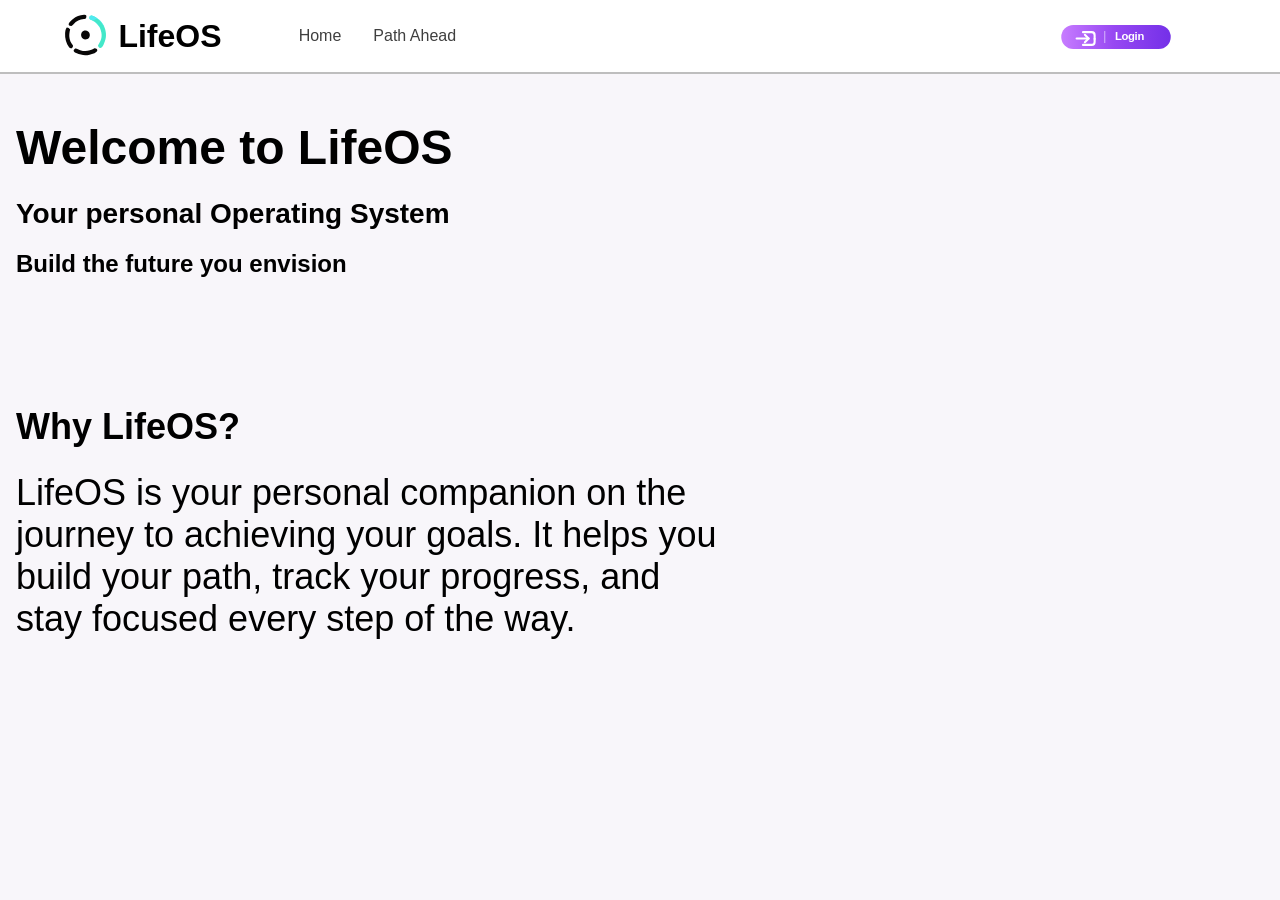
<file: index.html>
<!DOCTYPE html>
<html>
  <head lang="en">
    <meta name="viewport" content="width=device-width, initial-scale=1">

    <title>
      LifeOS
    </title>

    <link rel="stylesheet" href="styles/general.css">
    <link rel="stylesheet" href="styles/header.css">
    <link rel="stylesheet" href="styles/main.css">
    <link rel="stylesheet" href="styles/responsive/responsive-general.css">
    <link rel="stylesheet" href="styles/responsive/responsive-index.css">
    <link rel="stylesheet" href="styles/responsive/responsive-header.css">

    <link rel="icon" type="image/svg+xml" href="images/LifeOS-icon-background.svg">
    
  </head>
  <body>
    <header>
      <div class="header-left-section">
        <div class="lifeos-logo-container">
          <img src="images/LifeOS-icon-only.svg" class="lifeos-logo">
          <p class="lifeos-logo-text">LifeOS</p>
        </div>
      </div>

      <nav class="header-middle-section">
        <a class="header-anchor" href="index.html">Home</a>
        <a class="header-anchor" href="path-ahead.html">Path Ahead</a>
      </nav>

      <div class="header-right-section">
        <img src="images/login_button.svg" class="header-login">
      </div>
    </header>
    <main>
      <section id="main-content">
        <h1 class="title">
          Welcome to LifeOS
        </h1>
      
        <h2 class="subtitle">
          Your personal Operating System
        </h2>

        <h2 class="slogan">
          Build the future you envision
        </h2>

        <p class="why">
          Why LifeOS?
        </p>
        <p class="about-lifeOS"> 
          LifeOS is your personal companion on the journey to achieving your goals. It helps you build your path, track your progress, and stay focused every step of the way.
        </p>
      </section>
    </main>
  </body>
</html>
</file>
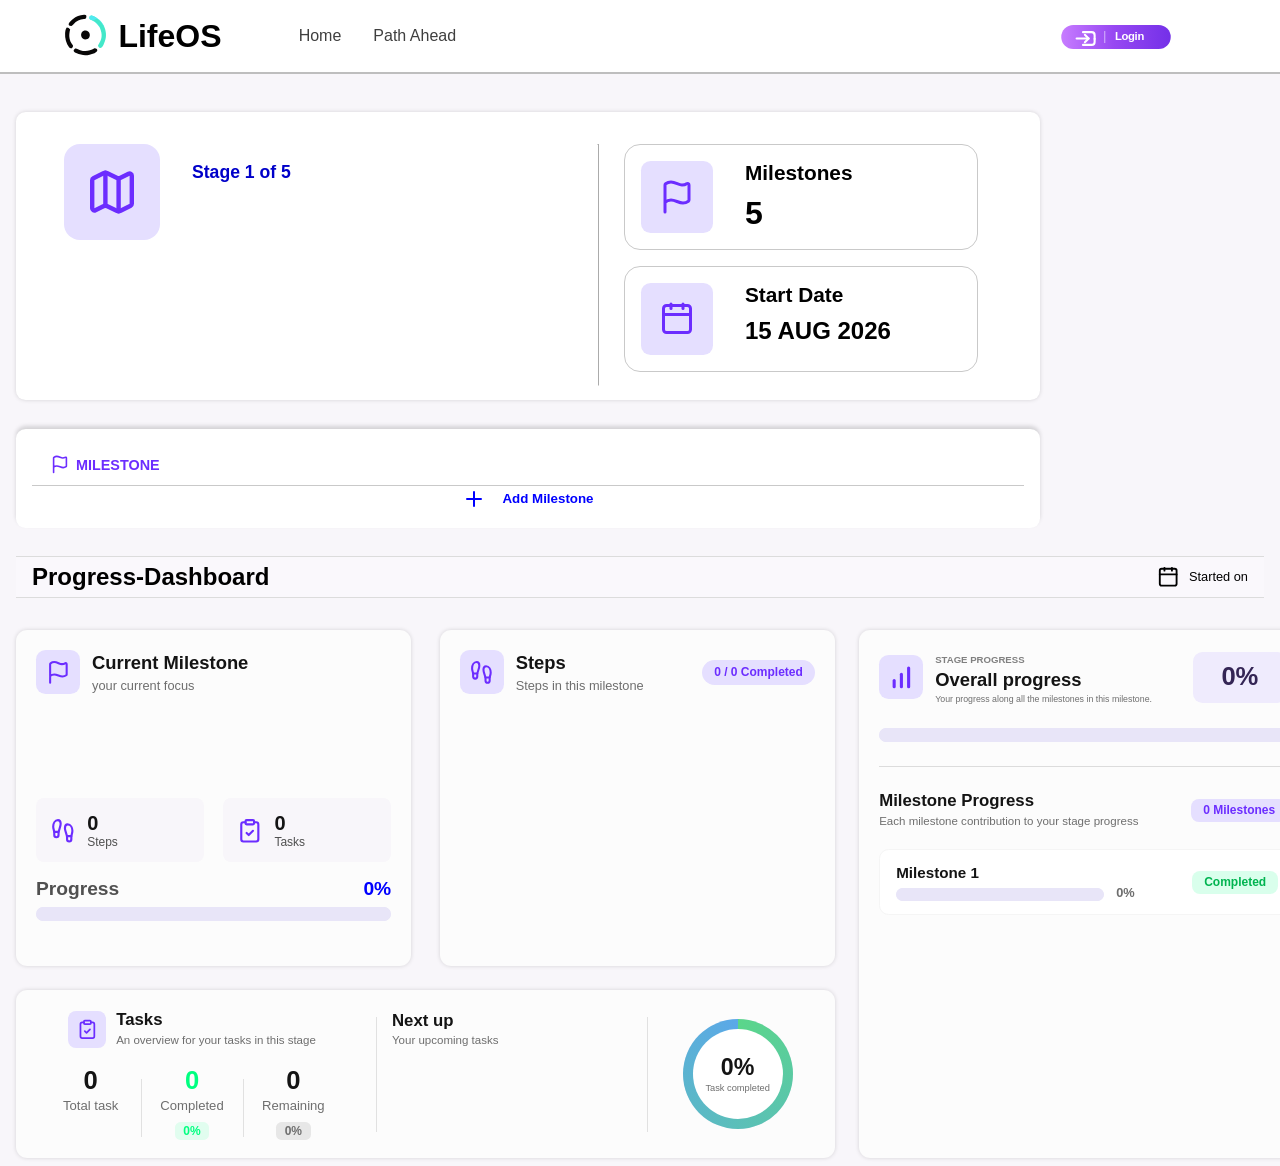
<file: roadmap.html>
<!DOCTYPE html>
<html lang="en">
  <head>
    <meta name="viewport" content="width=device-width, initial-scale=1">

    <title>
      Roadmap
    </title>

    <link rel="stylesheet" href="styles/general.css">
    <link rel="stylesheet" href="styles/header.css">
    <link rel="stylesheet" href="styles/roadmap.css">
    <link rel="stylesheet" href="styles/responsive/responsive-general.css">
    <link rel="stylesheet" href="styles/responsive/responsive-header.css">
    <link rel="stylesheet" href="styles/responsive/responsive-roadmap.css">

    <link rel="icon" type="image/svg+xml" href="images/LifeOS-icon-background.svg">

  </head>
  <body>
    <header>
      <div class="header-left-section">
        <div class="lifeos-logo-container">
          <img src="images/LifeOS-icon-only.svg" class="lifeos-logo">
          <p class="lifeos-logo-text">LifeOS</p>
        </div>
      </div>

      <div class="header-middle-section">
        <a class="header-anchor" href="index.html">Home</a>
        <a class="header-anchor" href="path-ahead.html">Path Ahead</a>
      </div>

      <div class="header-right-section">
        <img src="images/login_button.svg" class="header-login">
      </div>
    </header>
    
    <main>
      <section class="stage-details">
        <div class="details-left-section">
          <div class="stage-icon-container">
            <div class="stage-icon-background">
              <svg
                class="stage-icon-map"
                xmlns="http://www.w3.org/2000/svg"
                width="24"
                height="24"
                viewBox="0 0 24 24"
                fill="none"
                stroke="currentColor"
                stroke-width="2"
                stroke-linecap="round"
                stroke-linejoin="round"
              >
              <path d="M14.106 5.553a2 2 0 0 0 1.788 0l3.659-1.83A1 1 0 0 1 21 4.619v12.764a1 1 0 0 1-.553.894l-4.553 2.277a2 2 0 0 1-1.788 0l-4.212-2.106a2 2 0 0 0-1.788 0l-3.659 1.83A1 1 0 0 1 3 19.381V6.618a1 1 0 0 1 .553-.894l4.553-2.277a2 2 0 0 1 1.788 0z" />
              <path d="M15 5.764v15" />
              <path d="M9 3.236v15" />
              </svg>
            </div>
          </div>
          <div class="left-section-text">
            <p class="stage-number">Stage 1 of 5</p>
            <p class="stage-name js-stage-name"></p>
            <p class="stage-description js-stage-description"></p>
          </div>
          <hr class="stage-detail-devider-line">
        </div>
        <div class="details-right-section">
          <div class="milestone-count-container">
            <div class="milestone-icon-background">
              <svg
                class="flag-icon"
                xmlns="http://www.w3.org/2000/svg"
                width="24"
                height="24"
                viewBox="0 0 24 24"
                fill="none"
                stroke="currentColor"
                stroke-width="2"
                stroke-linecap="round"
                stroke-linejoin="round"
              >
                <path d="M4 22V4a1 1 0 0 1 .4-.8A6 6 0 0 1 8 2c3 0 5 2 7.333 2q2 0 3.067-.8A1 1 0 0 1 20 4v10a1 1 0 0 1-.4.8A6 6 0 0 1 16 16c-3 0-5-2-8-2a6 6 0 0 0-4 1.528" />
              </svg>
            </div>
            <div class="milestone-count-text">
              <p class="milestone-text">Milestones</p>
              <p class="milestone-count js-milestone-count">5</p>
            </div>
          </div>
          <div class="start-date-container">
            <div class="start-date-icon-background">
              <svg class="calender-icon" xmlns="http://www.w3.org/2000/svg" width="24" height="24" viewBox="0 0 24 24" fill="none" stroke="currentColor" stroke-width="2" stroke-linecap="round" stroke-linejoin="round" class="lucide lucide-calendar-icon lucide-calendar"><path d="M8 2v3"/><path d="M16 2v3"/><rect x="3" y="3" width="18" height="18" rx="2"/><path d="M3 9h18"/></svg>
            </div>
            <div class="start-date-text-container">
              <p class="start-date-text">Start Date</p>
              <p class="started-on js-started-on">15 AUG 2026</p>
            </div>
          </div>
        </div>
      </section>

      <section class="milestone-container">
        <div class="milestone-heading">
          <svg
            class="flag-icon milestone-heading-icon"
            xmlns="http://www.w3.org/2000/svg"
            width="24"
            height="24"
            viewBox="0 0 24 24"
            fill="none"
            stroke="currentColor"
            stroke-width="2"
            stroke-linecap="round"
            stroke-linejoin="round"
          >
            <path d="M4 22V4a1 1 0 0 1 .4-.8A6 6 0 0 1 8 2c3 0 5 2 7.333 2q2 0 3.067-.8A1 1 0 0 1 20 4v10a1 1 0 0 1-.4.8A6 6 0 0 1 16 16c-3 0-5-2-8-2a6 6 0 0 0-4 1.528" />
          </svg>  
          
          <h2 class="milestone-heading-text">MILESTONE</h2>
        </div>
        <div class="milestone-card-container js-milestone-card-container">
          
        </div>
        <button class="add-milestone-button js-add-milestone-button">
          <svg xmlns="http://www.w3.org/2000/svg" width="24" height="24" viewBox="0 0 24 24" fill="none" stroke="currentColor" stroke-width="2" stroke-linecap="round" stroke-linejoin="round" class="plus-icon lucide lucide-plus-icon lucide-plus"><path d="M5 12h14"/><path d="M12 5v14"/></svg>
          <p class="add-milestone-button-text">Add Milestone</p>
        </button>
      </section>

      <section class="task-progress-container js-task-progress-container">

        <div class="taskbox js-taskbox">
          <div class="taskbox-header">
            <div class="taskbox-icon-background">
              <svg xmlns="http://www.w3.org/2000/svg" width="24" height="24" viewBox="0 0 24 24" fill="none" stroke="currentColor" stroke-width="2" stroke-linecap="round" stroke-linejoin="round" class="task-icon lucide lucide-clipboard-check"><rect width="8" height="4" x="8" y="2" rx="1" ry="1"/><path d="M16 4h2a2 2 0 0 1 2 2v14a2 2 0 0 1-2 2H6a2 2 0 0 1-2-2V6a2 2 0 0 1 2-2h2"/><path d="m9 14 2 2 4-4"/></svg>
            </div>
            <h3 class="taskbox-header-text">TASKS</h3>
            <button class="add-task-button js-add-task-button">
              Add Task
            </button>
          </div>
          <div class="taskbox-content js-taskbox-content">
            <div class="task-empty-state">
              <div class="task-icon-background-empty-state">
                <svg
                  class="task-icon-empty-state"
                  xmlns="http://www.w3.org/2000/svg"
                  width="24"
                  height="24"
                  viewBox="0 0 24 24"
                  fill="none"
                  stroke="currentColor"
                  stroke-width="2"
                  stroke-linecap="round"
                  stroke-linejoin="round"
                >
                  <rect width="8" height="4" x="8" y="2" rx="1" ry="1"/>
                  <path d="M16 4h2a2 2 0 0 1 2 2v14a2 2 0 0 1-2 2H6a2 2 0 0 1-2-2V6a2 2 0 0 1 2-2h2"/>
                  <path d="m9 14 2 2 4-4"/>
                </svg>
              </div>
              <div class="task-empty-state-text">
                <p class="no-task-text">No tasks yet</p>
                <span class="task-empty-state-guide">
                  Add tasks to track your progress.
                </span>
              </div>
            </div>
          </div>
        </div>

        <div class="progress-box js-progress-box">

          <div class="progress-box-header">
            <div class="progress-icon-background">
              <svg
                xmlns="http://www.w3.org/2000/svg"
                width="24"
                height="24"
                viewBox="0 0 24 24"
                fill="none"
                stroke="currentColor"
                stroke-width="4"
                stroke-linecap="round"
                stroke-linejoin="round"
                class="progress-icon"
              >
                <path d="M12 21V9" />
                <path d="M19 21V3" />
                <path d="M5 21v-6" />
              </svg>
            </div>
            <div class="progress-box-header-text">
              <h3 class="progress-box-header-title">Progress</h3>
              <h4 class="progress-box-header-subtitle">Keep going, you're making progress!</h4>
            </div>
          </div>
          <div class="progress-box-stats">

            <div class="progress-box-steps-count">
              <div class="steps-title">
                <svg xmlns="http://www.w3.org/2000/svg" width="24" height="24" viewBox="0 0 24 24" fill="none" stroke="currentColor" stroke-width="2" stroke-linecap="round" stroke-linejoin="round" class="lucide lucide-footprints"><path d="M4 16v-2.38C4 11.5 2.97 10.5 3 8c.03-2.72 1.49-6 4.5-6C9.37 2 10 3.8 10 5.5c0 3.11-2 5.66-2 8.68V16a2 2 0 1 1-4 0Z"/><path d="M20 20v-2.38c0-2.12 1.03-3.12 1-5.62-.03-2.72-1.49-6-4.5-6C14.63 6 14 7.8 14 9.5c0 3.11 2 5.66 2 8.68V20a2 2 0 1 0 4 0Z"/><path d="M16 17h4"/><path d="M4 13h4"/></svg>

                <h3 class="steps-title-text">Steps</h3>
              </div>
              <div class="steps-total">
                <p class="steps-total-number js-steps-total-number">5</p>
                <p class="steps-total-text">Total steps</p>
              </div>
              <div class="steps-completed">
                <p class="steps-completed-number js-steps-completed-number">3</p>
                <p class="steps-completed-text">Completed steps</p>
              </div>
            </div>
            <div class="progress-box-task-progress">

              <div class="progress-box-task-title">
                <svg xmlns="http://www.w3.org/2000/svg" width="24" height="24" viewBox="0 0 24 24" fill="none" stroke="currentColor" stroke-width="2" stroke-linecap="round" stroke-linejoin="round" class="task-icon lucide lucide-clipboard-check"><rect width="8" height="4" x="8" y="2" rx="1" ry="1"/><path d="M16 4h2a2 2 0 0 1 2 2v14a2 2 0 0 1-2 2H6a2 2 0 0 1-2-2V6a2 2 0 0 1 2-2h2"/><path d="m9 14 2 2 4-4"/></svg>
                <p class="progress-box-task-title-text">Tasks</p>
              </div>
              
              <div class="progress-box-task-progress-ring">
                <div class="progress-box-task-progress-fill js-progress-box-task-progress-fill"></div>
                <div class="progress-box-task-progress-center"></div>
              </div>

              <div class="progress-box-task-progress-stats">
                <p class="progress-box-task-progress-percentage js-progress-box-task-progress-percentage">
                  0%
                </p>
                <p class="progress-box-task-progress-count js-progress-box-task-progress-count">0/0</p>
                <p class="progress-box-task-progress-task-text">tasks</p>
              </div>

            </div>

          </div>
          <div class="progress-box-progress-bar">
            <div class="overall-progress-header">
              <div class="overall-progress-title">
                <svg xmlns="http://www.w3.org/2000/svg" width="24" height="24" viewBox="0 0 24 24" fill="none" stroke="currentColor" stroke-width="2.5" stroke-linecap="round" stroke-linejoin="round" class="overall-progress-icon lucide lucide-trending-up"><polyline points="22 7 13.5 15.5 8.5 10.5 2 17"/><polyline points="16 7 22 7 22 13"/></svg>
                <p class="overall-progress-title-text">Overall Progress</p>
              </div>
              <p class="overall-progress-percentage js-overall-progress-percentage">0%</p>
            </div>
            <progress class="overall-progress-bar js-overall-progress-bar" value="0" max="100"></progress>
          </div>

        </div>

      </section>

      <section class="progress-dashboard js-progress-dashboard">
        <div class="dashboard-header">
          <h2 class="dashboard-header-title">Progress-Dashboard</h2>
          
          <div class="dashboard-start-date">
            <svg class="dashboard-calendar-icon" xmlns="http://www.w3.org/2000/svg" width="24" height="24" viewBox="0 0 24 24" fill="none" stroke="currentColor" stroke-width="2" stroke-linecap="round" stroke-linejoin="round">
              <path d="M8 2v3"/>
              <path d="M16 2v3"/>
              <rect x="3" y="3" width="18" height="18" rx="2"/>
              <path d="M3 9h18"/>
            </svg>
            <div class="dashboard-start-date-text">
              <p class="dashboard-start-date-label">Started on</p>
              <p class="dashboard-start-date-value js-dashboard-start-date-value"></p>
            </div>
          </div>
        </div>

        <div class="dashboard-content js-dashboard-content">
          <div class="dashboard-current-focus">
            <div class="dashboard-current-milestone">
              <div class="current-milestone-header">
                <div class="current-milestone-icon-background">
                  <svg
                    class="flag-icon current-milestone-flag-icon"
                    xmlns="http://www.w3.org/2000/svg"
                    width="24"
                    height="24"
                    viewBox="0 0 24 24"
                    fill="none"
                    stroke="currentColor"
                    stroke-width="2"
                    stroke-linecap="round"
                    stroke-linejoin="round"
                  >
                    <path d="M4 22V4a1 1 0 0 1 .4-.8A6 6 0 0 1 8 2c3 0 5 2 7.333 2q2 0 3.067-.8A1 1 0 0 1 20 4v10a1 1 0 0 1-.4.8A6 6 0 0 1 16 16c-3 0-5-2-8-2a6 6 0 0 0-4 1.528" />
                  </svg>
                </div>
                <div class="current-milestone-text-container">
                  <h3 class="current-milestone-title">Current Milestone</h3>
                  <p class="current-milestone-subtitle">your current focus</p>
                </div>
              </div>

              <div class="current-milestone-body js-current-milestone-body">
                <div class="current-milestone-content">
                <h4 class="current-milestone-name js-current-milestone-name"></h4>
                <p class="current-milestone-description js-current-milestone-description"></p>
              </div>

              <div class="current-milestone-cards">
                <div class="current-milestone-step-card">
                  <svg
                    xmlns="http://www.w3.org/2000/svg"
                    width="24"
                    height="24"
                    viewBox="0 0 24 24"
                    fill="none"
                    stroke="currentColor"
                    stroke-width="2"
                    stroke-linecap="round"
                    stroke-linejoin="round"
                    class="current-milestone-card-icon lucide lucide-footprints"
                  >
                    <path d="M4 16v-2.38C4 11.5 2.97 10.5 3 8c.03-2.72 1.49-6 4.5-6C9.37 2 10 3.8 10 5.5c0 3.11-2 5.66-2 8.68V16a2 2 0 1 1-4 0Z"/>
                    <path d="M20 20v-2.38c0-2.12 1.03-3.12 1-5.62-.03-2.72-1.49-6-4.5-6C14.63 6 14 7.8 14 9.5c0 3.11 2 5.66 2 8.68V20a2 2 0 1 0 4 0Z"/>
                    <path d="M16 17h4"/>
                    <path d="M4 13h4"/>
                  </svg>
                  <div class="current-milestone-card-text">
                    <p class="current-milestone-card-count js-current-milestone-steps-count">0</p>
                    <p class="current-milestone-card-label">Steps</p>
                  </div>
                </div>

                <div class="current-milestone-task-card">
                  <svg
                    xmlns="http://www.w3.org/2000/svg"
                    width="24"
                    height="24"
                    viewBox="0 0 24 24"
                    fill="none"
                    stroke="currentColor"
                    stroke-width="2"
                    stroke-linecap="round"
                    stroke-linejoin="round"
                    class="current-milestone-card-icon lucide lucide-clipboard-check"
                  >
                    <rect width="8" height="4" x="8" y="2" rx="1" ry="1"/>
                    <path d="M16 4h2a2 2 0 0 1 2 2v14a2 2 0 0 1-2 2H6a2 2 0 0 1-2-2V6a2 2 0 0 1 2-2h2"/>
                    <path d="m9 14 2 2 4-4"/>
                  </svg>
                  <div class="current-milestone-card-text">
                    <p class="current-milestone-card-count js-current-milestone-tasks-count">0</p>
                    <p class="current-milestone-card-label">Tasks</p>
                  </div>
                </div>
              </div>

              <div class="current-milestone-progress">
                <div class="current-milestone-progress-header">
                  <p class="current-milestone-progress-title">Progress</p>
                  <p class="current-milestone-progress-percentage js-current-milestone-progress-percentage">0%</p>
                </div>
                <progress class="current-milestone-progress-bar js-current-milestone-progress-bar" value="0" max="100"></progress>
              </div>
            </div>
          </div>

            <div class="dashboards-steps">
              <div class="dashboards-steps-header">
                <div class="dashboards-steps-icon-background">
                  <svg
                    class="dashboards-steps-step-icon lucide lucide-footprints"
                    xmlns="http://www.w3.org/2000/svg"
                    width="24"
                    height="24"
                    viewBox="0 0 24 24"
                    fill="none"
                    stroke="currentColor"
                    stroke-width="2"
                    stroke-linecap="round"
                    stroke-linejoin="round"
                  >
                    <path d="M4 16v-2.38C4 11.5 2.97 10.5 3 8c.03-2.72 1.49-6 4.5-6C9.37 2 10 3.8 10 5.5c0 3.11-2 5.66-2 8.68V16a2 2 0 1 1-4 0Z"/>
                    <path d="M20 20v-2.38c0-2.12 1.03-3.12 1-5.62-.03-2.72-1.49-6-4.5-6C14.63 6 14 7.8 14 9.5c0 3.11 2 5.66 2 8.68V20a2 2 0 1 0 4 0Z"/>
                    <path d="M16 17h4"/>
                    <path d="M4 13h4"/>
                  </svg>
                </div>
                <div class="dashboards-steps-text-container">
                  <h3 class="dashboards-steps-title">Steps</h3>
                  <p class="dashboards-steps-subtitle">Steps in this milestone</p>
                </div>
                <span class="dashboards-steps-badge js-dashboards-steps-badge">0 / 0 Completed</span>
              </div>

              <div class="dashboards-steps-container js-dashboard-steps-container"></div>
            </div>

            <div class="dashboard-task">
              <div class="dashboard-task-left-section">
                <div class="dashboard-task-header">
                  <div class="dashboard-task-icon-background">
                    <svg
                      class="dashboard-task-icon lucide lucide-clipboard-check"
                      xmlns="http://www.w3.org/2000/svg"
                      width="24"
                      height="24"
                      viewBox="0 0 24 24"
                      fill="none"
                      stroke="currentColor"
                      stroke-width="2"
                      stroke-linecap="round"
                      stroke-linejoin="round"
                    >
                      <rect width="8" height="4" x="8" y="2" rx="1" ry="1"/>
                      <path d="M16 4h2a2 2 0 0 1 2 2v14a2 2 0 0 1-2 2H6a2 2 0 0 1-2-2V6a2 2 0 0 1 2-2h2"/>
                      <path d="m9 14 2 2 4-4"/>
                    </svg>
                  </div>
                  <div class="dashboard-task-text-container">
                    <h3 class="dashboard-task-title">Tasks</h3>
                    <p class="dashboard-task-subtitle">An overview for your tasks in this stage</p>
                  </div>
                </div>

                <div class="dashboard-task-counts">
                  <div class="dashboard-task-count-section">
                    <p class="dashboard-task-count-number js-dashboard-total-tasks-count">0</p>
                    <p class="dashboard-task-count-label">Total task</p>
                  </div>
                  <div class="dashboard-task-count-section">
                    <p class="dashboard-task-count-number dashboard-completed-task-count-number js-dashboard-completed-tasks-count">0</p>
                    <p class="dashboard-task-count-label">Completed</p>
                    <span class="dashboard-task-percentage dashboard-completed-percentage js-dashboard-completed-percentage">0%</span>
                  </div>
                  <div class="dashboard-task-count-section">
                    <p class="dashboard-task-count-number js-dashboard-remaining-tasks-count">0</p>
                    <p class="dashboard-task-count-label">Remaining</p>
                    <span class="dashboard-task-percentage dashboard-remaining-percentage js-dashboard-remaining-percentage">0%</span>
                  </div>
                </div>
              </div>

              <div class="dashboard-task-next-up">
                <div class="dashboard-task-next-up-header">
                  <h3 class="dashboard-task-next-up-title">Next up</h3>
                  <p class="dashboard-task-next-up-subtitle">Your upcoming tasks</p>
                </div>

                <div class="dashboard-task-next-up-tasks js-dashboard-task-next-up-tasks"></div>
              </div>

              <div class="dashboard-task-progress">
                <div class="dashboard-task-progress-ring">
                  <div class="dashboard-task-progress-fill js-dashboard-task-progress-fill"></div>
                  <div class="dashboard-task-progress-center"></div>
                  <div class="dashboard-task-progress-content">
                    <p class="dashboard-task-progress-percentage js-dashboard-task-progress-percentage">0%</p>
                    <p class="dashboard-task-progress-label">Task completed</p>
                  </div>
                </div>
              </div>
            </div>
          </div>

          <div class="dashboard-overall-progress">
            <div class="dashboard-overall-progress-header">
              <div class="dashboard-overall-progress-header-top">
                <div class="dashboard-overall-progress-icon-background">
                  <svg
                    class="dashboard-overall-progress-icon"
                    xmlns="http://www.w3.org/2000/svg"
                    width="24"
                    height="24"
                    viewBox="0 0 24 24"
                    fill="none"
                    stroke="currentColor"
                    stroke-width="3"
                    stroke-linecap="round"
                    stroke-linejoin="round"
                  >
                    <path d="M12 21V9" />
                    <path d="M19 21V3" />
                    <path d="M5 21v-6" />
                  </svg>
                </div>
                <div class="dashboard-overall-progress-text-container">
                  <p class="dashboard-overall-progress-tag">STAGE PROGRESS</p>
                  <h3 class="dashboard-overall-progress-title">Overall progress</h3>
                  <p class="dashboard-overall-progress-subtitle">Your progress along all the milestones in this milestone.</p>
                </div>
                <span class="dashboard-overall-progress-percentage js-dashboard-overall-progress-percentage">0%</span>
              </div>

              <div class="dashboard-overall-progress-header-bottom">
                <progress class="dashboard-overall-progress-bar js-dashboard-overall-progress-bar" value="0" max="100"></progress>
              </div>
            </div>

            <div class="milestone-progress">
              <div class="milestone-progress-header">
                <div class="milestone-progress-header-text">
                  <h3 class="milestone-progress-title">Milestone Progress</h3>
                  <p class="milestone-progress-subtitle">Each milestone contribution to your stage progress</p>
                </div>
                <span class="milestone-progress-total js-milestone-progress-total">0 Milestones</span>
              </div>

              <div class="dashboard-overall-milestone-progress-contianer js-dashboard-overall-milestone-progress-contianer">
                <div class="dashboard-overall-milestone-progress">
                  <div class="dashboard-overall-milestone-main">
                    <p class="milestone-name">Milestone 1</p>
                    <div class="dashboard-overall-milestone-progress-row">
                      <progress class="dashboard-overall-milestone-bar js-dashboard-overall-milestone-bar" value="0" max="100"></progress>
                      <span class="milestone-progress-percentage js-dashboard-overall-milestone-percentage">0%</span>
                    </div>
                  </div>
                  <span class="badge completed">Completed</span>
                </div>
              </div>
            </div>
          </div>
        </div>

        <div class="dashboard-empty-card js-dashboard-empty-card hidden">
          <img src="images/empty-dashboard-illustration.svg" class="dashboard-empty-illustration" alt="Empty dashboard illustration">
          <h3 class="dashboard-empty-title">Start building your progress</h3>
          <p class="dashboard-empty-subtitle">
            Add your first milestone to begin tracking your steps,<br>tasks and overall progress.
          </p>
          <button class="dashboard-empty-add-button js-add-milestone-button">
            <svg xmlns="http://www.w3.org/2000/svg" width="18" height="18" viewBox="0 0 24 24" fill="none" stroke="currentColor" stroke-width="2.5" stroke-linecap="round" stroke-linejoin="round">
              <path d="M5 12h14"/><path d="M12 5v14"/>
            </svg>
            <span>Add Milestone</span>
          </button>
        </div>
      </section>

      <div class="add-milestone-popup js-add-milestone-popup">
        <div class="add-milestone-title">
          <div class="milestone-icon-background">
            <svg
              class="flag-icon"
              xmlns="http://www.w3.org/2000/svg"
              width="24"
              height="24"
              viewBox="0 0 24 24"
              fill="none"
              stroke="currentColor"
              stroke-width="2"
              stroke-linecap="round"
              stroke-linejoin="round"
            >
              <path d="M4 22V4a1 1 0 0 1 .4-.8A6 6 0 0 1 8 2c3 0 5 2 7.333 2q2 0 3.067-.8A1 1 0 0 1 20 4v10a1 1 0 0 1-.4.8A6 6 0 0 1 16 16c-3 0-5-2-8-2a6 6 0 0 0-4 1.528" />
            </svg>
          </div>
          <div class="milestone-title-txt">
            <p class="milestone-title-main">Add Milestone</p>
            <p class="milestone-title-description">Mark an important checkpoint on your journey</p>
          </div>
        </div>
        <div class="add-milestone-name">
          <input class="milestone-name-input js-milestone-name-input" type="text" placeholder="Milestone-name">

          <svg xmlns="http://www.w3.org/2000/svg" width="24" height="24" viewBox="0 0 24 24" fill="none" stroke="currentColor" stroke-width="2" stroke-linecap="round" stroke-linejoin="round" class="pencile-icon lucide lucide-pencil"><path d="M21.174 6.812a1 1 0 0 0-3.986-3.987L3.842 16.174a2 2 0 0 0-.5.83l-1.321 4.352a.5.5 0 0 0 .623.622l4.353-1.32a2 2 0 0 0 .83-.497z"/><path d="m15 5 4 4"/></svg>

          <p class="milestone-name-txt">Keep it clear and concise.</p>
        </div>
        <div class="add-milestone-description">
          <textarea class="milestone-description-input js-milestone-description-input" placeholder="Milestone Description"></textarea>
          <p class="milestone-description-txt">Add a bit more content it needed</p>
        </div>
        <div class="add-milestone-buttons">
          <button class="cancel-add-milestone js-cancel-add-milestone">
            Cancel
          </button>
          <button class="save-milestone-button js-save-milestone-button">Save Milestone</button>
        </div>
      </div>
      
      <div class="dialog-toast js-dialog-toast">
        <p class="dialog-toast-main js-dialog-toast-main"></p>
        <p class="dialog-toast-secondary js-dialog-toast-secondary"></p>
      </div>




    </main>

    

    <script type="module" src="script/roadmap.js"></script>
  </body>
</html>
</file>
<file: styles/general.css>
body {
  font-family: arial;
  padding: 4.5rem 0.5rem 0rem 0.5rem;
  background-color: rgb(248, 246, 250);
}

p {
  margin: 0rem;
}
</file>
<file: styles/header.css>
header {
  position: fixed;
  top: 0rem;
  left: 0rem;

  display:grid;
  grid-template-columns: 0.7fr 1.7fr 0.6fr;

  height: 4.5rem;
  width: 100%;
  border-bottom: solid 0.125rem rgb(190, 190, 190);
  background-color: white;

  z-index: 100;
}

.lifeos-logo-container {
  height: 4.5rem;
  margin-left: 4rem;

  display: flex;
  gap: 0.7rem;
  align-items: center;
}

.lifeos-logo {
  height: 60%;
}

.lifeos-logo-text {
  font-size: 2rem;
  font-weight: 550
}

.header-middle-section {
  display: flex;
  align-items: center;
  gap: 2rem;
}

.header-anchor {
  color: rgb(63, 63, 63);
  text-decoration: none;
}

.header-right-section {
  height: inherit
}

.header-login {
  margin-top: 1.2rem;
  margin-left: 2rem;
  height: 50%;
}
</file>
<file: styles/main.css>
.title {
  font-size: 3rem;
  font-weight: bold;
  margin-bottom: 1.12rem;
}

.subtitle {
  font-size: 1.75rem;
  margin-bottom: 1.12rem;
}


.why {
  margin-top: 8rem;
  font-size: 2.25rem;
  font-weight: bold;
  margin-bottom: 1.5rem;
}

.about-lifeOS {
  font-size: 2.25rem;
  width: 45rem;

}
</file>
<file: styles/responsive/responsive-general.css>
@media (max-width: 37.5rem) {
  body {
    padding: 3.5rem 0.2rem;
  }

  p {
    margin: 0rem;
  }
}

@media (min-width: 100rem) {
  html {
    font-size: 1.40625rem;
  }
}
</file>
<file: styles/responsive/responsive-index.css>
@media (max-width: 37.5rem) {
  .title {
    font-size: 2rem;
    font-weight: bold;
    margin-bottom: 1.5rem;
  }

  .subtitle {
    font-size: 1.25rem;
    margin-bottom: 1.12rem;
  }

  .slogan {
    font-size: 1rem;
  }

  .why {
    margin-top: 5rem;
    font-size: 1.8rem;
    font-weight: bold;
    margin-bottom: 1.5rem;
  }

  .about-lifeOS {
    font-size:1.8rem;
    width: 90vw;
  }
}
</file>
<file: styles/responsive/responsive-header.css>
@media (max-width: 37.5rem) {
  header {
    height: 3.5rem;
    width: 100vw;
    grid-template-columns: 4.2fr 6.2fr 1.6fr;
    align-items: center;
  }

  .lifeos-logo-container {
    height: 2.8rem;
    margin-left: 0.5rem;
    gap: 0.35rem;
  }

  .lifeos-logo-text {
    transform: translateY(0.08rem);
    font-size: 1.2rem;
  }

  .header-middle-section {
    gap: 1rem;
  }

  .header-anchor {
    font-size: 0.7rem;
  }

  .header-login {
    margin-top: 0.7rem;
    margin-left: 0.6rem;
  }
}
@media (max-width: 64rem) and (min-width: 37.5625rem){
  header {
    height: 3.75rem;
    width: 100vw;
    grid-template-columns: 14.375rem 21.75rem 12.5rem;
    align-items: center;
  }

  .lifeos-logo-container {
    height: 3.75rem;
    margin-left: 2.5rem;
    gap: 0.35rem;
  }

  .lifeos-logo-text {
    font-size: 1.6rem;
  }

  .header-middle-section {
    gap: 1rem;
  }

  .header-anchor {
    font-size: 1rem;
  }

  .header-login {
    margin-top: 1rem;
    margin-left: 0.6rem;
  }
}
</file>
<file: styles/roadmap.css>
:root {
  --line-height: 7.87rem;
}

body{
  padding-top: 6.5rem;
}

.stage-details {
  display: flex;
  column-gap: 2rem;

  height: 14em;
  width: 60rem;
  padding: 2rem;
  box-shadow: 0rem 0rem 0.25rem rgba(0, 0, 0, 0.15);
  border-radius: 0.6rem;
  background-color: white;
  position: relative;
}

.details-left-section {
  display: flex;
  column-gap: 1rem;
}

.stage-icon-container {
  height: 14rem;
  width: 8rem;
  display: flex;
  justify-content: center;
  
}

.stage-icon-background {
  height: 6rem;
  width: 6rem;
  border-radius: 1rem;
  background-color: rgb(229, 223, 255);
  
  display: flex;
  justify-content: center;
  align-items: center;
}

.stage-icon-map {
  transform: scale(2.2);
  color: rgb(108, 45, 255);
}

.left-section-text {
  height: 14rem;
  width: 25rem;
}

.stage-number {
  font-size: 1.1rem;
  margin-top: 1.1rem;
  margin-bottom: 1.5rem;
  font-weight: bold;
  color: rgb(0, 0, 201);
}

.stage-name {
  font-size: 2.2rem;
  font-weight: bold;
  margin-bottom: 1.7rem;
}

.stage-description {
  color: rgb(39, 39, 39);
}

.stage-detail-devider-line {
  position: absolute;
  top: 50%;
  left: 45%;
  
  transform: rotate(90deg);
  border-color: rgb(255, 255, 255);
  width: 15rem;
}

.details-right-section {
  display: flex;
  flex-direction: column;
  row-gap: 1rem;

  height: 14rem;
  width: 20rem;
}

.milestone-count-container , .start-date-container {
  height: 4.5rem;
  width: 20rem;
  display: flex;
  padding: 1rem;
  border: solid 0.04375rem rgb(201, 201, 201);
  border-radius: 1rem;
}

.milestone-icon-background , .start-date-icon-background {
  height: 4.5rem;
  width: 4.5rem;
  border-radius: 0.6rem;
  background-color: rgb(229, 223, 255);

  display: flex;
  justify-content: center;
  align-items: center;
  margin-right: 2rem;
}

.flag-icon , .calender-icon {
  transform: scale(1.5);
  color: rgb(108, 45, 255);
}

.milestone-text , .start-date-text {
  font-size: 1.3rem;
  font-weight: bold;
  margin-bottom: 0.6rem;
}

.milestone-count  {
  font-size: 2rem;
  font-weight: bold;
}

.started-on {
  font-size: 1.5rem;
  font-weight: bold;
}

.milestone-container {
  margin-top: 1.8rem;
  box-shadow: 0rem -0.1875rem 0.25rem rgba(0, 0, 0, 0.15);
  border-radius: 0.6rem;
  background-color: white;
  width: 62rem;
  padding: 1rem;
  position: relative;
}

.milestone-heading {
  display: flex;
  align-items: center;
  margin-left: 1rem;
}

.milestone-heading-icon {
  height: 0.8rem;
  margin-right: 0.25rem;
}

.milestone-heading-text {
  color: rgb(108, 45, 255);
  font-size: 0.9rem;
  font-weight: bold;
}

.milestone-card {
  display: flex;
  margin-bottom: 1rem;
}

.milestone-checkbox-container {
  display: flex;
  justify-content: center;
  align-items: center;
  height: 5rem;
  width: 5rem;
  position: relative;
  margin-top: 1.6rem;
}

.milestone-functional-checkbox {
  position: absolute;
  opacity: 0;
}

.milestone-visual-checkbox {
  display: inline-block;
  height: 1rem;
  width: 1rem;
  border: solid 0.1625rem rgb(71, 71, 71);
  border-radius: 50%;
}

.milestone-visual-checkbox.in-progress {
  border: solid 0.275rem rgb(0, 53, 228);
}

.milestone-visual-checkbox.completed {
  background-color: rgb(0, 211, 0);
  border: solid 0.25rem rgb(0, 211, 0);
  position: relative;
} 

.checkmark-icon {
  position: absolute;
  top: 0.2rem;
  left: -0.3rem;

  height: 0.8rem;
  color: white;
}

.milestone-card:not(:last-child) .milestone-visual-checkbox::after{
  content: "";
  height: 7.87rem;
  width: 0.125rem;
  background: linear-gradient(rgb(241, 241, 241), rgb(159, 159, 159), rgb(241, 241, 241));
  position: absolute;
  transform: translate(0.4rem, 1.3rem);
  transition: height 0.3s cubic-bezier(0, 0.51, 0.58, 1);
}

.milestone-card:not(:last-child) .milestone-visual-checkbox.expanded::after{
  height: var(--line-height);
}

.milestone-detials-and-step-cards-container {
  display: flex;
  flex-direction: column;
  border: solid 0.0625rem rgb(231, 231, 231);
  border-radius: 0.4rem;
}

.milestone-details{
  display: grid;
  grid-template-columns: 6rem 46rem;
  padding: 1.8rem;
  margin-left: 1rem;
  position: relative;
}

.milestone-name {
  font-weight: bold;
  font-size: 1.4rem;
  margin-top: 0.4rem;
}

.milestone-description {
  font-size: 1rem;
  color: rgb(39, 39, 39);
  margin-top: 1rem;
}

.expand-milestone {
  background-color: white;
  position: absolute;
  right: 3.5rem;
  top: 3.5rem;
  border: none;
}

.milestone-menu-button {
  position: absolute;
  right: 0.3rem;
  top: 1rem;

  background: none;
  border: none;
}

.milestone-menu-popup {
  display: flex;
  flex-direction: column;
  background-color: white;
  border-radius: 0.3rem;
  box-shadow: 0rem 0rem 0.3125rem rgba(0, 0, 0, 0.1);
  opacity: 0;
  transition: 
  opacity 0.15s;

  position: absolute;
  right: 2.4rem;
  top: 1rem;

  z-index: 10;
}

.milestone-menu-popup.open {
  opacity: 1;
}

.add-step-button, .delete-milestone-button {
  display: none;
  align-items: center;

  padding: 0.5rem 1rem;
  border:none;
  background-color: transparent;
  font-weight: bold;
  font-size: 1.1rem;
  cursor: pointer;
}

.milestone-menu-popup.open .add-step-button, .milestone-menu-popup.open .delete-milestone-button {
  display: flex;
}

.add-step-button {
  color: rgb(16, 111, 255);
}

.add-step-icon{
  margin-right: 0.5rem;
  height: 2rem;
}

.delete-milestone-button {
  color: rgb(194, 0, 0)
}

.delete-milestone-icon {
  margin-right: 1rem;
  height: 2rem;
}

.steps-card-container {
  display: grid;
  grid-template-rows: 0fr;
  overflow: hidden;
  visibility: hidden;
  margin-bottom: 0rem;
  position: relative;
  transition: grid-template-rows 0.3s cubic-bezier(0, 0.51, 0.58, 1);
}

.steps-card-container.expanded {
  grid-template-rows: 1fr;
  visibility: visible;
  margin-bottom: 1rem;
  margin-left: 3rem;
  margin-right: 1rem;
}

.steps-card-container::-webkit-scrollbar {
  display: none;
}

.steps-card {
  min-height: 0;
  display: flex;
  flex-direction: column;
  border: solid 0.0625rem rgb(231, 231, 231);
  border-radius: 0.4rem;
}
.step {
  display: flex;
  padding: 1rem;
  position: relative;
}

.step + .step {
    position: relative;
}

.step + .step::before {
    content: "";
    position: absolute;
    left: 0;
    top: 0;
    width: 100%;
    height: 0.0625rem;

    background: linear-gradient(
        to left,
        #fafafa,
        #eeeded 30%,
        #eeeded 70%,
        #fafafa
    );
}

.step-checkbox {
  display: inline-block;
  height: 1rem;
  width: 1rem;
  border: solid 0.0625rem gray;
  border-radius: 10%;
  margin-right: 1rem;
}

.step-checkbox.completed {
  background-color:rgb(0, 211, 0);
}

.step-checkbox .checkmark-icon {
  position: absolute;
  top: 1.25rem;
  left: 0.75rem;

  height: 0.8rem;
  color: white;
}

.step-text {
  font-weight: bold;
}

.remove-step {
  background-color: rgb(219, 0, 0);
  border-color: rgb(219, 0, 0);
  color: white;
  transition: opacity 0.15s ease;

  position: absolute;
  top: 0.75rem;
  right: 2rem;

  opacity: 0;
  visibility: hidden;
  pointer-events: none;
}

.step:hover .remove-step {
  opacity: 1;
  visibility: visible;
  pointer-events: all;
  cursor: pointer;
}

.add-milestone-button {
  width: 100%;
  display: flex;
  justify-content: center;
  align-items: center;
  border: none;
  border-top: solid 0.0625rem rgb(201, 201, 201);
  background-color: white;
  color: blue;
}

.add-milestone-popup {
  border: groove 0.025rem rgba(0, 0, 0, 0.15);
  box-shadow: 0rem 0rem 0.25rem rgba(0, 0, 0, 0.15);
  border-radius: 0.6rem;
  padding: 2rem;
  width: 22.5rem;
  height: 25rem;
  display: flex;
  flex-direction: column;
  background-color: white;

  visibility: hidden;
  opacity: 0;
  pointer-events: none;

  position: fixed;
  top: 50%;
  left: 50%;
  transform: translate(-50%, 60%);
  
  transition:
  transform 0.3s cubic-bezier(0.71, 0.29, 0.72, 0.3),
  opacity 0.3s cubic-bezier(0.71, 0.29, 0.72, 0.3);
  padding: 2rem 1rem;
}

.add-milestone-popup.show {
  visibility: visible;
  opacity: 1;
  pointer-events: all;
  
  position: fixed;
  top: 50%;
  left: 50%;
  transform: translate(-50%, -50%);
  
  z-index: 110;
  transition:
  transform 0.2s cubic-bezier(0.71, 0.29, 0.72, 0.3),
  opacity 0.2s cubic-bezier(0.71, 0.29, 0.72, 0.3);
}

.add-milestone-button-text {
  margin-left: 1rem;
  font-weight: bold;
}

.add-milestone-title {
  display: flex;
  margin-bottom: 2rem;
}

.milestone-title-txt {
  display: flex;
  flex-direction: column;
  gap: 0.4rem;
  justify-content: center;
  margin-left: -0.7rem;
}

.milestone-title-main {
  font-weight: bold;
  font-size: 1.3rem;
}

.milestone-title-description {
  font-size: 0.8rem;
  color: rgb(88, 88, 88);
  width: 14rem;
}

.add-milestone-name {
  display: flex;
  flex-direction: column;
  position: relative;
  margin-bottom: 1.7rem;
}

.milestone-name-input {
  padding-left: 0.5em;
  width: 22.5rem;
  height: 1.8rem;
  border-radius: 0.4rem;
  border: solid 0.0625rem rgb(190, 190, 190);
  outline: none;
}

.milestone-name-input::placeholder {
  padding-left: 2rem;
}

.milestone-name-input:focus + .pencile-icon {
  visibility: hidden;
}

.pencile-icon {
  height: 1rem;
  color: rgb(88, 88, 88);
  
  position: absolute;
  top: 0.5rem;
  left: 0.8rem;
}

.milestone-name-txt {
  margin-top: 0.3rem;
  font-size: 0.75rem;
  color: rgb(88, 88, 88);
}

.add-milestone-description {
  margin-bottom: 6.75rem;
}

.milestone-description-input {
  width: 22.5rem;
  height: 4rem;
  resize: none;
  border-radius: 0.4rem;
  border: solid 0.0625rem rgb(190, 190, 190);
  outline: none;
  font-family: arial;
}

.milestone-description-input::placeholder {
  font-family: arial;
  padding-left: 2rem;
  padding-top: 0.4rem;
}

.milestone-description-txt {
  margin-top: 0.3rem;
  font-size: 0.75rem;
  color: rgb(88, 88, 88);
}

.add-milestone-buttons {
  display: flex;
  justify-content: flex-end;
  gap: 1rem;
}

.cancel-add-milestone {
  padding: 0.5rem 1rem;
  border-radius: 0.5rem;
  border: none;
  color: rgb(20, 20, 20);
  cursor: pointer;
}

.save-milestone-button {
  background:linear-gradient(90deg, rgb(146, 62, 255) , rgb(66, 52, 255) );
  padding: 0.5rem 1rem;
  border-radius: 0.5rem;
  border: none;
  color: white;
  cursor: pointer;
}

.dialog-toast {
  position: fixed;
  bottom: 0rem;
  right: 0rem;

  background-color: rgb(255, 25, 64);
  color: white;
  padding: 1.5rem 3rem;
  border-radius: 1rem;
  z-index: 102;

  opacity: 0;
  visibility: hidden;

  transition: opacity 0.15s;
}

.dialog-toast-main {
  font-weight: bold;
  font-size: 1.1rem;
  margin-bottom: 0.5rem;
}

.dialog-toast-secondary {
  font-size: 0.9rem;
}

.dialog-toast.show {
  opacity: 1;
  visibility: visible;
}

.unsaved-step {
  padding: 0;
  position: relative;
  width: 100%;

  display: flex;
  align-items: center;
}

.step-name-input {
  margin-left: 2.1rem;
  border: none;
  outline: none;
  font-weight: bold;
  font-size: 1rem;
  height: 1rem;
}

.save-step-button {
  position: absolute;
  right: 2rem;
  top: -0.3rem;

  padding: 0.4rem 1rem;
  font-weight: bold;
  color: white;
  border: solid 0.0625rem rgb(0, 81, 255);
  border-radius: 999rem;
  background-color: rgb(59, 121, 255);
  cursor: pointer;
  opacity: 0;
  transition:
  color 0.15s,
  background-color 0.15s;
}

.save-step-button:active {
  background-color: white;
  color: rgb(59, 121, 255);
}

.unsaved-step:hover .save-step-button {
  opacity: 1;
  transition: opacity 0.15s;
}

.step-name-input:focus + .save-step-button {
  opacity: 1;
}

.milestone-icon-background-empty-state {
  background-color: rgb(229, 223, 255);
  height: 5rem;
  width: 5rem;
  border-radius: 50%;
  margin: 2rem;

  display: flex;
  align-items: center;
  justify-content: center;
  justify-self: center
}

.flag-icon-empty-state {
  color: rgb(108, 45, 255);
}

.milestone-empty-state-text {
  justify-self: center;
  text-align: center;

  margin-bottom: 2rem;
}

.no-milestone-text {
  color: rgb(61, 61, 61);
  font-weight: bold;
  font-size: 2rem;
  margin-bottom: 1rem;
}

.milestone-empty-state-guide {
  font-weight: 100;
  font-size: 1rem;
  line-height: 1.7rem;
  font-size: 1.2rem;
  color: rgb(80, 80, 80)
}

.no-step-text {
  font-weight: bold;
  align-self: center;
  margin: 1rem;
  color: rgb(60, 60, 60);
}

.task-progress-container {
  position: fixed;
  top: 6.5rem;
  left: 66rem;

  display: flex;
  flex-direction: column;

  z-index: 104;

  transform: translateY(-200%);
  transition: transform 0.15s cubic-bezier(0, 0.51, 0.58, 1);
}

.task-progress-container.expanded {
  transform: translateY(0);
}

.taskbox {
  height: 18rem;
  width: 17rem;
  background-color: white;
  border-radius: 0.7rem;
  box-shadow: 0rem 0rem 0.25rem rgba(0, 0, 0, 0.15);
}


.taskbox-header {
  display: flex;
  align-items: center;
  width: 17rem;
  height: 2.5rem;

  position: relative;
}

.taskbox-icon-background {
  height: 1.5rem;
  width: 1.5rem;
  margin-left: 0.6rem;
  border-radius: 0.5rem;
  background-color: rgb(229, 223, 255);

  display: flex;
  justify-content: center;
  align-items: center;
}

.task-icon {
  color: rgb(108, 45, 255);
  transform: scale(0.75);
}

.taskbox-header-text {
  font-weight: bolder;
  margin-left: 0.5rem;
  font-size: 1rem;
  color: rgb(20, 20, 20)
}

.add-task-button {
  position: absolute;
  right: 0.5rem;
  top: 0.5rem;

  background: none;
  border: none;
  border-radius: 0.3rem;
  padding: 0.2rem 0.4rem;
  color: rgb(108, 45, 255);
  text-decoration: underline;
  font-weight: bold;
}

.taskbox-content {
  display: flex;
  flex-direction: column;
  row-gap: 0.5rem;

  margin-top: 0.5rem;
  margin-left: 0.5rem;
  margin-right: 0.5rem;
  height: 14rem;
  overflow-y: auto;
  overflow-x: hidden;
}

.taskbox-content::-webkit-scrollbar {
  display: none;
}

.task {
  display: flex;
  align-items: center;

  height: 1.5rem;
  width: 17rem;
  position: relative;
}

.task-checkbox {
  display: inline-block;
  height: 0.85rem;
  width: 0.85rem;
  border: solid 0.0625rem gray;
  border-radius: 10%;
  margin-right: 1rem;
  margin-left: 0.5rem;
}

.task-checkbox .checkmark-icon {
  transform: scale(0.8);
  position: absolute;
  top: 0.2rem;
  left: 0.25rem;

  height: 0.8rem;
  color: white;
}

.task-checkbox.completed {
  background-color: rgb(0, 211, 0);
}

.task-text {
  font-weight: bold;
  font-size: 0.8rem;
}

.remove-task {
  background-color: rgb(219, 0, 0);
  border-color: rgb(219, 0, 0);
  color: white;
  padding: 0.3rem;
  transition: opacity 0.15s ease;

  position: absolute;
  top: 0rem;
  right: 1rem;

  opacity: 0;
  visibility: hidden;
  pointer-events: none;
}

.task:hover .remove-task {
  opacity: 0.85;
  visibility: visible;
  pointer-events: all;
  cursor: pointer;
}

.remove-task-icon {
  height: 0.7rem;
  
  position: absolute;
  top: 50%;
  left: 50%;
  transform: translate(-50%, -50%);
}

.task-name-input {
  margin-left: 2.4rem;
  border: none;
  outline: none;
  font-weight: bold;
  font-size: 0.8rem;
  height: 1rem;
}

.save-task-button {
  position: absolute;
  right: 1.5rem;
  top: 0.2rem;

  padding: 0.2rem 0.6rem;
  font-weight: bold;
  color: white;
  border: solid 0.0625rem rgb(0, 81, 255);
  border-radius: 999rem;
  background-color: rgb(59, 121, 255);
  font-size: 0.6rem;
  cursor: pointer;
  opacity: 0;
  transition:
  color 0.15s,
  background-color 0.15s;
}

.save-task-button:active {
  background-color: white;
  color: rgb(59, 121, 255);
}

.task-name-input:focus + .save-task-button {
  opacity: 1;
}

.task:hover .save-task-button {
  opacity: 1;
}

.task-empty-state {
  display: flex;
  flex-direction: column;
  align-items: center;
  justify-content: center;
  height: 100%;
  text-align: center;
  padding: 1rem;
  box-sizing: border-box;
}

.task-icon-background-empty-state {
  background-color: rgb(229, 223, 255);
  height: 3.5rem;
  width: 3.5rem;
  border-radius: 50%;
  margin-bottom: 0.8rem;

  display: flex;
  align-items: center;
  justify-content: center;
}

.task-icon-empty-state {
  color: rgb(108, 45, 255);
  transform: scale(1.1);
}

.task-empty-state-text {
  display: flex;
  flex-direction: column;
  align-items: center;
}

.no-task-text {
  color: rgb(61, 61, 61);
  font-weight: bold;
  font-size: 1rem;
  margin-bottom: 0.35rem;
}

.task-empty-state-guide {
  font-size: 0.75rem;
  color: rgb(80, 80, 80);
  line-height: 1.1rem;
  max-width: 12rem;
}

.progress-box {
  height: 12.25rem;
  width: 16rem;
  background-color: white;
  border-radius: 0.7rem;
  box-shadow: 0rem 0rem 0.25rem rgba(0, 0, 0, 0.15);

  margin-top: 1.25rem;
  padding: 0.6rem;
}

.progress-box-header {
  display: flex;
  align-items: center;
  width: inherit;
  height: 2.2rem;

  position: relative;
}

.progress-icon-background {
  height: 1.9rem;
  width: 1.9rem;
  margin-left: 0.55rem;
  border-radius: 0.45rem;
  background-color: rgb(229, 223, 255);

  display: flex;
  justify-content: center;
  align-items: center;
}

.progress-icon {
  color: rgb(108, 45, 255);
  transform: scale(0.75);
}

.progress-box-header-text {
  margin-left: 0.5rem;
  display: flex;
  flex-direction: column;
  width: 10rem;
}

.progress-box-header-title {
  font-weight: 800;
  font-size: 0.9rem;
  margin: 0;
  letter-spacing: 0.05rem;
}

.progress-box-header-subtitle {
  font-weight: 100;
  font-size: 0.6rem;
  margin: 0;

  color: rgb(80, 80, 80)
}

.progress-box-stats {
  display: flex;
  flex-direction: row;
  position: relative;
  padding-bottom: 0.55rem;
}

.progress-box-steps-count {
  display: flex;
  flex-direction: column;
  width: 50%;
}

.progress-box-steps-count + .progress-box-task-progress {
  position: relative;
}

.progress-box-steps-count + .progress-box-task-progress::before{
  content: "";
  height: 95%;
  width: 0.0625rem;
  position: absolute;
  top: 0.35rem;
  left: -0.5rem;

  background: linear-gradient(
     to bottom,
        transparent,
        #ddd 15%,
        #ddd 85%,
        transparent
    );

}

.steps-title {
  display: flex;
  align-items: center;
  gap: 0.35rem;
  margin-top: 0.45rem;
  margin-left: 0.8rem;
}

.lucide-footprints {
  color: rgb(108, 45, 255);
  height: 1.2rem;
  width: 1.2rem;
}

.steps-title-text {
  color: rgb(80,80,80);
  font-size: 0.76rem;
  font-weight: 600;
  margin: 0;
}

.steps-total {
  display: flex;
  flex-direction: column;
  margin-left: 2.45rem;
  margin-top: 0.2rem;
  gap: 0.15rem;
}

.steps-total-number {
  font-size: 1.65rem;
  font-weight: bold;
  line-height: 1;
}

.steps-total-text {
  color: rgb(80, 80, 80);
  font-size: 0.64rem;
}

.steps-completed {
  display: flex;
  flex-direction: column;
  margin-left: 2.45rem;
  margin-top: 0.38rem;
  gap: 0.15rem;
}

.steps-completed-number {
  font-size: 1.65rem;
  font-weight: bold;
  line-height: 1;
  color: rgb(108, 45, 255);
}

.steps-completed-text {
  color: rgb(80, 80, 80);
  font-size: 0.64rem;
}

.progress-box-task-progress {
  width: 45%;
  position: relative;
  margin-left: 5%
}

.progress-box-task-title {
  display: flex;
  align-items: center;
  justify-content: center;
  gap: 0.3rem;

  position: absolute;
  top: 0.45rem;
  left: 0.3rem;
}

.progress-box-task-title-text {
  color: rgb(80, 80, 80);
  font-size: 0.76rem;
  font-weight: 600;
}

.progress-box-task-progress-ring {
  width: 5rem;
  height: 5rem;
  border-radius: 50%;
  position: relative;
  margin-top: 1.9rem;
  margin-left: 1rem;

  background: #E8E5F8;
  transform: rotate(90deg);
}

.progress-box-task-progress-fill {
  width: 100%;
  height: 100%;
  border-radius: 50%;

  background: conic-gradient(
      from -90deg,
      #5AD68A 0deg,
      #5BA8E8 360deg
  );
}

.progress-box-task-progress-center {
    position: absolute;

    width: 3.875rem;
    height: 3.875rem;

    top: 0.5625rem;
    left: 0.5625rem;

    border-radius: 50%;
    background: white;
}

.progress-box-task-progress-stats {
  position: absolute;
  top: 50%;
  left: 50%;
  transform: translate(-50%, -20%);

  display: flex;
  flex-direction: column;
  align-items: center;
}

.progress-box-task-progress-percentage {
  font-weight: bolder;
  font-size: 0.98rem;
  word-spacing: -0.2rem;
}

.progress-box-task-progress-count , .progress-box-task-progress-task-text{
  font-size: 0.65rem;
  margin-right: 0.15rem;
  color: gray;
}

.progress-box-stats::after {
  content: "";
  height: 0.0625rem;
  width: 100%;
  position: absolute;
  bottom: 0rem;
  left: 0;

  background: linear-gradient(
    to right,
    transparent,
    #ddd 15%,
    #ddd 85%,
    transparent
  );
}

.progress-box-progress-bar {
  margin-top: 0.25rem;
  padding: 0 0.4rem;
  display: flex;
  flex-direction: column;
  gap: 0.25rem;
}

.overall-progress-header {
  display: flex;
  justify-content: space-between;
  align-items: center;
}

.overall-progress-title {
  display: flex;
  align-items: center;
  gap: 0.28rem;
}

.overall-progress-icon {
  color: rgb(108, 45, 255);
  width: 1.2rem;
  height: 1.2rem;
}

.overall-progress-title-text {
  color: rgb(80, 80, 80);
  font-size: 0.67rem;
  font-weight: 600;
  margin: 0;
}

.overall-progress-percentage {
  font-size: 0.72rem;
  font-weight: 800;
  color: rgb(20, 20, 20);
  margin: 0;
}

.overall-progress-bar {
  width: 100%;
  height: 0.7rem;
  -webkit-appearance: none;
  -moz-appearance: none;
  appearance: none;
  border: none;
  border-radius: 9999rem;
  background-color: #E8E5F8;
  overflow: hidden;
  display: block;
}

.overall-progress-bar::-webkit-progress-bar {
  background-color: #E8E5F8;
  border-radius: 9999rem;
}

.overall-progress-bar::-webkit-progress-value {
  background: linear-gradient(
    to right,
    #5AD68A,
    #5BA8E8
  );
  border-radius: 9999rem;
}

.overall-progress-bar::-moz-progress-bar {
  background: linear-gradient(
    to right,
    #5AD68A,
    #5BA8E8
  );
  border-radius: 9999rem;
}

.progress-dashboard {
  width: 100%;
  box-sizing: border-box;
  margin-top: 1.8rem;
  background-color: rgb(248, 246, 250);

  position: relative;
  z-index: 107
}

.dashboard-header {
  display: flex;
  align-items: center;
  justify-content: space-between;
  width: 100%;
  box-sizing: border-box;
  padding: 0.5rem 1rem;
  background-color: rgb(250, 248, 252);
  border-top: solid 0.0625rem rgb(220, 220, 220);
  border-bottom: solid 0.0625rem rgb(220, 220, 220);
  margin-bottom: 2rem;
}

.dashboard-header-title {
  font-size: 1.5rem;
  line-height: 1.5rem;
  font-weight: bold;
  margin: 0;
  color: black;
}

.dashboard-start-date {
  display: flex;
  align-items: center;
  gap: 0.6rem;
  color: black;
}

.dashboard-calendar-icon {
  width: 1.4rem;
  height: 1.4rem;
  flex-shrink: 0;
}

.dashboard-start-date-text {
  display: flex;
  flex-direction: column;
  gap: 0.15rem;
  line-height: 1.2;
}

.dashboard-start-date-label {
  font-size: 0.8rem;
}

.dashboard-start-date-value {
  font-size: 0.95rem;
  font-weight: bold;
}

.dashboard-content {
  width: 100%;
  display: flex;
}

.dashboard-content.hidden,
.dashboard-empty-card.hidden {
  display: none !important;
}

.dashboard-empty-card {
  width: 100%;
  background-color: white;
  border: 0.0625rem solid rgb(238, 238, 242);
  border-radius: 1rem;
  padding: 4.5rem 2rem 5rem;
  display: flex;
  flex-direction: column;
  align-items: center;
  justify-content: center;
  text-align: center;
  box-sizing: border-box;
}

.dashboard-empty-illustration {
  width: 23.75rem;
  max-width: 100%;
  height: auto;
  margin-bottom: 1.5rem;
}

.dashboard-empty-title {
  font-size: 1.6rem;
  font-weight: 700;
  color: #0f172a;
  margin: 0 0 0.5rem 0;
}

.dashboard-empty-subtitle {
  font-size: 0.95rem;
  color: #64748b;
  line-height: 1.5;
  margin: 0 0 1.8rem 0;
  max-width: 28rem;
}

.dashboard-empty-add-button {
  display: inline-flex;
  align-items: center;
  gap: 0.5rem;
  background-color: #4f46e5;
  color: white;
  border: none;
  border-radius: 0.5rem;
  padding: 0.75rem 1.6rem;
  font-size: 0.95rem;
  font-weight: 600;
  cursor: pointer;
  box-shadow: 0 0.125rem 0.375rem rgba(79, 70, 229, 0.25);
  transition: background-color 0.2s, transform 0.1s;
}

.dashboard-empty-add-button:hover {
  background-color: #4338ca;
}

.dashboard-current-focus{
  display: inline-block;
  width: 51.4rem;
  margin-right: 1.5rem;
  vertical-align: top;
}

.dashboard-current-milestone,
.dashboards-steps {
  width: 24.7rem;
  height: 21rem;
  background-color: rgb(252, 252, 252);
  border-radius: 0.7rem;
  box-shadow: 0rem 0rem 0.25rem rgba(0, 0, 0, 0.15);
  box-sizing: border-box;
  padding: 1.25rem;
  display: inline-block;
  vertical-align: top;
}

.dashboard-current-milestone {
  margin-right: 1.5rem;
}

.current-milestone-header,
.dashboards-steps-header {
  display: flex;
  align-items: center;
  gap: 0.75rem;
}

.current-milestone-icon-background,
.dashboards-steps-icon-background {
  height: 2.75rem;
  width: 2.75rem;
  border-radius: 0.6rem;
  background-color: rgb(229, 223, 255);
  display: flex;
  align-items: center;
  justify-content: center;
  flex-shrink: 0;
}

.current-milestone-flag-icon,
.dashboards-steps-step-icon {
  height: 1.55rem;
  width: 1.55rem;
  color: rgb(108, 45, 255);
  transform: none;
}

.current-milestone-text-container,
.dashboards-steps-text-container {
  display: flex;
  flex-direction: column;
  gap: 0.2rem;
}

.current-milestone-title,
.dashboards-steps-title {
  font-size: 1.15rem;
  font-weight: bold;
  color: rgb(20, 20, 20);
  margin: 0;
}

.current-milestone-subtitle,
.dashboards-steps-subtitle {
  font-size: 0.8rem;
  color: rgb(110, 110, 110);
  margin: 0;
}

.current-milestone-body {
  width: 100%;
}

.current-milestone-completed {
  display: flex;
  flex-direction: column;
  align-items: center;
  justify-content: center;
  text-align: center;
  height: 15rem;
  padding: 1rem 0;
  box-sizing: border-box;
}

.current-milestone-completed-illustration {
  width: 6.25rem;
  height: 5rem;
  margin-bottom: 0.75rem;
}

.current-milestone-completed-title {
  font-size: 1.4rem;
  font-weight: 700;
  color: #0c1033;
  margin: 0 0 0.4rem 0;
}

.current-milestone-completed-subtitle {
  font-size: 0.95rem;
  color: #6c7293;
  line-height: 1.45;
  margin: 0;
  text-align: center;
}

.current-milestone-content {
  margin-top: 1.25rem;
  display: flex;
  flex-direction: column;
  gap: 0.5rem;
  width: 85%;
}

.current-milestone-name {
  font-size: 1.35rem;
  font-weight: bold;
  color: rgb(20, 20, 20);
  margin: 0;
}

.current-milestone-description {
  font-size: 0.9rem;
  line-height: 1.45;
  color: rgb(80, 80, 80);
  margin: 0;
  height: 3.5rem;
}

.current-milestone-cards {
  display: flex;
  gap: 1.2rem;
  margin-top: 1.25rem;
}

.current-milestone-step-card,
.current-milestone-task-card {
  width: 10.5rem;
  height: 4rem;
  background-color: rgb(248, 246, 250);
  border-radius: 0.5rem;
  box-sizing: border-box;
  display: flex;
  align-items: center;
  padding: 0.5rem 0.85rem;
  gap: 0.75rem;
}

.current-milestone-card-icon {
  width: 1.6rem;
  height: 1.6rem;
  color: rgb(108, 45, 255);
  flex-shrink: 0;
}

.current-milestone-card-text {
  display: flex;
  flex-direction: column;
  gap: 0.15rem;
  line-height: 1;
}

.current-milestone-card-count {
  font-size: 1.25rem;
  font-weight: bold;
  color: rgb(20, 20, 20);
}

.current-milestone-card-label {
  font-size: 0.75rem;
  color: rgb(80, 80, 80);
}

.current-milestone-progress {
  margin-top: 1rem;
  display: flex;
  flex-direction: column;
  gap: 0.4rem;
  width: 100%;
}

.current-milestone-progress-header {
  display: flex;
  justify-content: space-between;
  align-items: center;
}

.current-milestone-progress-title {
  font-size: 1.2rem;
  font-weight: 600;
  color: rgb(80, 80, 80);
}

.current-milestone-progress-percentage {
  font-size: 1.2rem;
  font-weight: bold;
  color: blue;
}

.current-milestone-progress-bar {
  width: 100%;
  height: 0.9rem;
  -webkit-appearance: none;
  -moz-appearance: none;
  appearance: none;
  border: none;
  border-radius: 9999rem;
  background-color: #E8E5F8;
  overflow: hidden;
  display: block;
}

.current-milestone-progress-bar::-webkit-progress-bar {
  background-color: #E8E5F8;
  border-radius: 9999rem;
}

.current-milestone-progress-bar::-webkit-progress-value {
  background: linear-gradient(to right, #3b82f6, blueviolet);
  border-radius: 9999rem;
}

.current-milestone-progress-bar::-moz-progress-bar {
  background: linear-gradient(to right, #3b82f6, blueviolet);
  border-radius: 9999rem;
}

.dashboards-steps-badge {
  margin-left: auto;
  color: rgb(108, 45, 255);
  background-color: rgb(229, 223, 255);
  font-size: 0.75rem;
  font-weight: 600;
  padding: 0.35rem 0.75rem;
  border-radius: 9999rem;
  display: inline-flex;
  align-items: center;
}

.dashboards-steps-empty {
  display: flex;
  flex-direction: column;
  align-items: center;
  justify-content: center;
  text-align: center;
  padding: 0.5rem 0;
}

.dashboards-steps-empty-illustration {
  width: 8.75rem;
  height: 6rem;
}

.dashboards-steps-empty-title {
  font-size: 1.15rem;
  font-weight: 700;
  color: #0f172a;
  margin: 0.5rem 0 0.25rem 0;
}

.dashboards-steps-empty-subtitle {
  font-size: 0.8rem;
  color: #64748b;
  line-height: 1.35;
  margin: 0 0 0.85rem 0;
  text-align: center;
}

.dashboards-steps-empty-add-button {
  display: inline-flex;
  align-items: center;
  gap: 0.35rem;
  background-color: #4f35e8;
  color: white;
  border: none;
  border-radius: 0.5rem;
  padding: 0.45rem 1.15rem;
  font-size: 0.85rem;
  font-weight: 600;
  cursor: pointer;
  box-shadow: 0 0.125rem 0.25rem rgba(79, 53, 232, 0.2);
  transition: background-color 0.2s;
}

.dashboards-steps-empty-add-button:hover {
  background-color: #3f28ce;
}

.dashboards-steps-container {
  margin-top: 1.25rem;
  display: flex;
  flex-direction: column;
  gap: 0.2rem;
  overflow-y: auto;
}

.dashboards-step {
  display: flex;
  align-items: center;
  box-sizing: border-box;
}

.dashboards-step + .dashboards-step {
  position: relative;
}

.dashboards-step + .dashboards-step::after {
  content: "";
  position: absolute;
  top: 0;
  right: 0.6rem;
  width: 88%;
  height: 0.0625rem;
  background-color: rgb(230, 230, 230);
}

.dashboard-checkbox {
  width: 1.15rem;
  height: 1.15rem;
  border: solid 0.09375rem rgb(180, 180, 180);
  border-radius: 0.25rem;
  display: flex;
  align-items: center;
  justify-content: center;
  cursor: pointer;
  flex-shrink: 0;
  background-color: white;
  margin-right: 0.85rem;
}

.dashboard-checkbox-checkmark-icon {
  display: none;
}

.dashboard-checkbox.completed {
  background-color: rgb(0, 211, 0);
  border-color: rgb(0, 211, 0);
}

.dashboard-checkbox.completed .dashboard-checkbox-checkmark-icon {
  display: block;
  color: white;
  width: 0.75rem;
  height: 0.75rem;
}

.dashboard-step-name {
  font-size: 0.95rem;
  font-weight: bold;
  color: rgb(80, 80, 80);
}

.dashboard-step-menu-button {
  margin-left: auto;
  background: none;
  border: none;
  padding: 0.25rem;
  cursor: pointer;
  display: flex;
  align-items: center;
  justify-content: center;
  color: rgb(140, 140, 140);
  flex-shrink: 0;
}

.dashboard-step-three-dot {
  width: 1.25rem;
  height: 1.25rem;
}

.dashboard-task {
  width: 51.2rem;
  height: 10.5rem;
  background-color: rgb(252, 252, 252);
  border-radius: 0.7rem;
  box-shadow: 0rem 0rem 0.25rem rgba(0, 0, 0, 0.15);
  box-sizing: border-box;
  padding: 1.25rem;
  margin-top: 1.5rem;
  display: flex;
}

.dashboard-task-left-section,
.dashboard-task-next-up,
.dashboard-task-progress {
  box-sizing: border-box;
  padding: 0 1rem;
}

.dashboard-task-left-section {
  padding-left: 0.25rem;
  padding-right: 2rem;
  display: flex;
  flex-direction: column;
  align-items: center;
}

.dashboard-task-next-up {
  display: flex;
  flex-direction: column;
  position: relative;
  width: 17rem;
}

.dashboard-task-progress {
  padding-right: 0.25rem;
}

.dashboard-task-next-up::before,
.dashboard-task-next-up::after {
  content: "";
  position: absolute;
  top: 5%;
  height: 90%;
  width: 0.0625rem;
  background-color: rgb(225, 225, 225);
}

.dashboard-task-next-up::before {
  left: 0;
}

.dashboard-task-next-up::after {
  right: 0;
}

.dashboard-task-header {
  display: flex;
  align-items: center;
  gap: 0.65rem;
  height: 30%;
}

.dashboard-task-icon-background {
  height: 2.35rem;
  width: 2.35rem;
  border-radius: 0.5rem;
  background-color: rgb(229, 223, 255);
  display: flex;
  align-items: center;
  justify-content: center;
  flex-shrink: 0;
}

.dashboard-task-icon {
  height: 1.3rem;
  width: 1.3rem;
  color: rgb(108, 45, 255);
}

.dashboard-task-text-container {
  display: flex;
  flex-direction: column;
  gap: 0.15rem;
}

.dashboard-task-title {
  font-size: 1.05rem;
  font-weight: bold;
  color: rgb(20, 20, 20);
  margin: 0;
}

.dashboard-task-subtitle {
  font-size: 0.72rem;
  line-height: 1.35;
  color: rgb(110, 110, 110);
}

.dashboard-task-counts {
  display: flex;
  justify-content: space-between;
  width: 19rem;
  flex: 1;
  margin-top: 1.25rem;
}

.dashboard-task-count-section {
  flex: 1;
  display: flex;
  flex-direction: column;
  align-items: center;
  gap: 0.25rem;
}

.dashboard-task-counts > div + div {
  position: relative;
}

.dashboard-task-counts > div + div::before {
  content: "";
  position: absolute;
  left: 0;
  top: 15%;
  height: 80%;
  width: 0.0625rem;
  background-color: rgb(225, 225, 225);
}

.dashboard-task-count-number {
  font-size: 1.6rem;
  font-weight: bold;
  line-height: 1;
  color: rgb(20, 20, 20);
  text-align: center;
}


.dashboard-completed-task-count-number {
  color: rgb(0, 255, 128);
}


.dashboard-task-count-label {
  font-size: 0.82rem;
  color: rgb(110, 110, 110);
  text-align: center;
  white-space: nowrap;
}

.dashboard-task-percentage {
  font-size: 0.75rem;
  font-weight: 600;
  padding: 0.2rem 0.55rem;
  border-radius: 0.35rem;
  line-height: 1;
  display: inline-flex;
  align-items: center;
  justify-content: center;
  margin-top: 0.3rem;
}

.dashboard-completed-percentage {
  color: rgb(0, 255, 128);
  background-color: rgba(66, 255, 161, 0.15);
}

.dashboard-remaining-percentage {
  color: rgb(110, 110, 110);
  background-color: rgba(110, 110, 110, 0.15);
}

.dashboard-task-next-up-header {
  display: flex;
  flex-direction: column;
  gap: 0.15rem;
  height: 30%;
  justify-content: center;
}

.dashboard-task-next-up-title {
  font-size: 1.05rem;
  font-weight: bold;
  color: rgb(20, 20, 20);
  margin: 0;
}

.dashboard-task-next-up-subtitle {
  font-size: 0.72rem;
  line-height: 1.35;
  color: rgb(110, 110, 110);
}

.dashboard-task-next-up-tasks {
  flex: 1;
  display: flex;
  flex-direction: column;
  justify-content: space-evenly;
  width: 100%;
}

.dashboard-next-up-task {
  display: flex;
  align-items: center;
}

.dashboard-next-up-task-name {
  font-size: 0.9rem;
  font-weight: bold;
  color: rgb(80, 80, 80);
}

.dashboard-task-progress {
  flex: 1;
  display: flex;
  align-items: center;
  justify-content: center;
}

.dashboard-task-progress-ring {
  width: 6.875rem;
  height: 6.875rem;
  border-radius: 50%;
  position: relative;
  background-color: #E8E5F8;
  flex-shrink: 0;
}

.dashboard-task-progress-fill {
  width: 100%;
  height: 100%;
  border-radius: 50%;
  background: conic-gradient(
    from -90deg,
    #5AD68A 0deg,
    #5BA8E8 360deg
  );
  transform: rotate(90deg);
}

.dashboard-task-progress-center {
  position: absolute;
  width: 5.625rem;
  height: 5.625rem;
  top: 0.625rem;
  left: 0.625rem;
  border-radius: 50%;
  background: white;
}

.dashboard-task-progress-content {
  position: absolute;
  top: 0;
  left: 0;
  width: 100%;
  height: 100%;
  display: flex;
  flex-direction: column;
  align-items: center;
  justify-content: center;
  pointer-events: none;
}

.dashboard-task-progress-percentage {
  font-size: 1.45rem;
  font-weight: 800;
  line-height: 1;
  color: rgb(20, 20, 20);
}

.dashboard-task-progress-label {
  font-size: 0.58rem;
  color: rgb(110, 110, 110);
  margin-top: 0.25rem;
  white-space: nowrap;
  text-align: center;
}

.dashboard-overall-progress {
  display: inline-block;
  vertical-align: top;
  width: 28rem;
  height: 33rem;
  background-color: rgb(252, 252, 252);
  border-radius: 0.7rem;
  box-shadow: 0rem 0rem 0.25rem rgba(0, 0, 0, 0.15);
  box-sizing: border-box;
  padding: 1.25rem;
}

.dashboard-overall-progress-header {
  display: flex;
  flex-direction: column;
  gap: 1.5rem;
}

.dashboard-overall-progress-header-top {
  display: flex;
  align-items: center;
  gap: 0.75rem;
}

.dashboard-overall-progress-icon-background {
  height: 2.75rem;
  width: 2.75rem;
  border-radius: 0.6rem;
  background-color: rgb(229, 223, 255);
  display: flex;
  align-items: center;
  justify-content: center;
  flex-shrink: 0;
}

.dashboard-overall-progress-icon {
  height: 1.55rem;
  width: 1.55rem;
  color: rgb(108, 45, 255);
}

.dashboard-overall-progress-text-container {
  display: flex;
  flex-direction: column;
  gap: 0.2rem;
}

.dashboard-overall-progress-tag {
  margin-top: 0.25rem;
  font-size: 0.6rem;
  font-weight: bolder;
  color: gray;
}

.dashboard-overall-progress-title {
  font-size: 1.15rem;
  font-weight: bold;
  color: rgb(20, 20, 20);
  margin: 0;
}

.dashboard-overall-progress-subtitle {
  font-size: 0.55rem;
  color: rgb(110, 110, 110);
}

.dashboard-overall-progress-percentage {
  margin-left: auto;
  background-color: rgb(239, 235, 253);
  color: rgb(52, 37, 85);
  font-size: 1.6rem;
  font-weight: bold;
  padding: 0.8rem 1.8rem;
  border-radius: 0.6rem;
  display: inline-flex;
  align-items: center;
  justify-content: center;
  line-height: 1;
}

.dashboard-overall-progress-header-bottom {
  width: 100%;
  padding-bottom: 1.5rem;
  border-bottom: solid 0.00625rem rgb(220, 220, 220);
}

.dashboard-overall-progress-bar {
  width: 100%;
  height: 0.9rem;
  -webkit-appearance: none;
  -moz-appearance: none;
  appearance: none;
  border: none;
  border-radius: 9999rem;
  background-color: #E8E5F8;
  overflow: hidden;
  display: block;
}

.dashboard-overall-progress-bar::-webkit-progress-bar {
  background-color: #E8E5F8;
  border-radius: 9999rem;
}

.dashboard-overall-progress-bar::-webkit-progress-value {
  background: linear-gradient(
    to right,
    #5AD68A,
    #5BA8E8
  );
  border-radius: 9999rem;
}

.dashboard-overall-progress-bar::-moz-progress-bar {
  background: linear-gradient(
    to right,
    #5AD68A,
    #5BA8E8
  );
  border-radius: 9999rem;
}

.milestone-progress {
  margin-top: 1.5rem;
  display: flex;
  flex-direction: column;
}

.milestone-progress-header {
  display: flex;
  align-items: center;
  justify-content: space-between;
  width: 100%;
}

.milestone-progress-header-text {
  display: flex;
  flex-direction: column;
  gap: 0.15rem;
}

.milestone-progress-title {
  font-size: 1.05rem;
  font-weight: bold;
  color: rgb(20, 20, 20);
  margin: 0;
}

.milestone-progress-subtitle {
  font-size: 0.72rem;
  color: rgb(110, 110, 110);
  line-height: 1.35;
}

.milestone-progress-total {
  margin-left: auto;
  background-color: rgb(229, 223, 255);
  color: rgb(108, 45, 255);
  font-size: 0.75rem;
  font-weight: 600;
  padding: 0.35rem 0.75rem;
  border-radius: 0.5rem;
  display: inline-flex;
  align-items: center;
  justify-content: center;
  line-height: 1;
}

.dashboard-overall-milestone-progress-contianer {
  overflow-y: auto;
  overflow-x: hidden;

  height: 19rem;
  width: 26.5rem;
}

.dashboard-overall-milestone-progress {
  margin-top: 1.25rem;
  margin-right: 0.5rem;
  background-color: white;
  border-radius: 0.6rem;
  border: solid 0.0625rem rgb(245, 245, 245);
  padding: 0.85rem 1rem;
  display: flex;
  align-items: center;
  justify-content: space-between;
  gap: 1rem;
  box-sizing: border-box;
}

.dashboard-overall-milestone-main {
  flex: 1;
  display: flex;
  flex-direction: column;
  gap: 0.45rem;
}

.dashboard-overall-milestone-progress .milestone-name {
  font-size: 0.95rem;
  font-weight: bold;
  color: rgb(20, 20, 20);
  margin-top: 0;
}

.dashboard-overall-milestone-progress-row {
  display: flex;
  align-items: center;
  gap: 0.75rem;
  width: 100%;
}

.dashboard-overall-milestone-bar {
  width: 13rem;
  height: 0.8rem;
  -webkit-appearance: none;
  -moz-appearance: none;
  appearance: none;
  border: none;
  border-radius: 9999rem;
  background-color: #E8E5F8;
  overflow: hidden;
  display: block;
}

.dashboard-overall-milestone-bar::-webkit-progress-bar {
  background-color: #E8E5F8;
  border-radius: 9999rem;
}

.dashboard-overall-milestone-bar::-webkit-progress-value {
  background: linear-gradient(
    to right,
    #5AD68A,
    #5BA8E8
  );
  border-radius: 9999rem;
}

.dashboard-overall-milestone-bar.current::-webkit-progress-value {
  background: linear-gradient(to right, #3b82f6, blueviolet);
}

.dashboard-overall-milestone-bar::-moz-progress-bar {
  background: linear-gradient(
    to right,
    #5AD68A,
    #5BA8E8
  );
  border-radius: 9999rem;
}

.dashboard-overall-milestone-bar.current::-moz-progress-bar {
  background: linear-gradient(to right, #3b82f6, blueviolet);
}

.dashboard-overall-milestone-progress .milestone-progress-percentage {
  font-size: 0.8rem;
  font-weight: bold;
  color: rgb(110, 110, 110);
  line-height: 1;
  display: inline-flex;
  align-items: center;
  position: relative;
  top: -0.0625rem;
  white-space: nowrap;
}

.dashboard-overall-milestone-progress .badge {
  margin-left: 1rem;
  font-size: 0.75rem;
  font-weight: 600;
  padding: 0.35rem 0.75rem;
  border-radius: 0.5rem;
  line-height: 1;
  white-space: nowrap;
  flex-shrink: 0;
}

.dashboard-overall-milestone-progress .badge.completed {
  color: rgb(0, 180, 80);
  background-color: rgba(66, 255, 161, 0.2);
}

.dashboard-overall-milestone-progress .badge.in-progress {
  color: rgb(22, 22, 255);
  background-color: rgba(22, 22, 255, 0.12);
}

.dashboard-overall-milestone-progress .badge.upcoming {
  color: rgb(110, 110, 110);
  background-color: rgba(110, 110, 110, 0.15);
}
</file>
<file: styles/responsive/responsive-roadmap.css>
@media (max-width: 37.5rem) {
  .stage-details {
    column-gap: 0.75rem;

    height: 5.25rem;
    width: 22.5rem;
    padding: 0.75rem;
    border-radius: 0.225rem;
  }

  .details-left-section {
    column-gap: 0.375rem;
  }

  .stage-icon-container {
    height: 5.25rem;
    width: 3rem;
  }

  .stage-icon-background {
    height: 2.25rem;
    width: 2.25rem;
    border-radius: 0.375rem;
  }

  .stage-icon-map {
    transform: scale(1);
  }

  .left-section-text {
    height: 5.25rem;
    width: 9.375rem;
  }

  .stage-number {
    font-size: 0.4125rem;
    margin-top: 0.4125rem;
    margin-bottom: 0.5625rem;
  }

  .stage-name {
    font-size: 0.825rem;
    margin-bottom: 0.6375rem;
  }

  .stage-description {
    font-size: 0.55rem;
  }

  .stage-detail-devider-line {
    top: 45%;
    width: 5.625rem;
  }

  .details-right-section {
    row-gap: 0.375rem;

    height: 5.25rem;
    width: 7.5rem;
  }

  .milestone-count-container , .start-date-container {
    height: 1.6875rem;
    width: 7.5rem;
    padding: 0.375rem;
    border-radius: 0.375rem;
  }

  .milestone-icon-background , .start-date-icon-background {
    height: 1.6875rem;
    width: 1.6875rem;
    border-radius: 0.225rem;
    margin-right: 0.75rem;
  }

  .flag-icon , .calender-icon {
    transform: scale(0.8);
  }

  .milestone-text , .start-date-text {
    font-size: 0.4875rem;
    margin-bottom: 0.225rem;
  }

  .milestone-count  {
    font-size: 0.75rem;
  }

  .started-on {
    font-size: 0.5625rem;
  }

  /*-------------------------*/

  .milestone-container {
    margin-top: 0.675rem;
    border-radius: 0.225rem;
    width: 23.25rem;
    padding: 0.375rem;
  }

  .milestone-heading {
    margin-left: 0.375rem;
  }

  .milestone-heading-icon {
    height: 0.7rem;
    margin-right: 0rem;
  }

  .milestone-heading-text {
    font-size: 0.5rem;
  }

  .milestone-card {
    margin-bottom: 0.375rem;
  }

  .milestone-checkbox-container {
    height: 1.875rem;
    width: 1.875rem;
    margin-top: 0.6rem;
  }

  .milestone-visual-checkbox {
    height: 0.375rem;
    width: 0.375rem;
    border: solid 0.09375rem rgb(71, 71, 71);
  }

  .milestone-visual-checkbox.in-progress {
    border: solid 0.125rem rgb(0, 53, 228);
  }

  .milestone-visual-checkbox .checkmark-icon {
    top: 0rem;
    left: -0.6rem;
    height: 0.5rem;
  }

  .milestone-card:not(:last-child) .milestone-visual-checkbox::after{
    height: 3.3rem;
    width: 0.05rem;
    transform: translate(0.15rem, 0.5rem);
  }

  .milestone-card:not(:last-child) .milestone-visual-checkbox.expanded::after{
    height: calc(var(--line-height) * 0.41);
    transform: translate(0.15rem, 0.7rem);
  }

  .milestone-detials-and-step-cards-container {
    border-radius: 0.15rem;
  }

  .milestone-details{
    grid-template-columns: 2.25rem 17.25rem;
    padding: 0.675rem;
    margin-left: 0.375rem;
  }

  .milestone-name {
    font-size: 0.525rem;
    margin-top: 0.15rem;
  }

  .milestone-description {
    font-size: 0.375rem;
    margin-top: 0.375rem;
  }

  .expand-milestone {
    right: 1.3rem;
    top: 0.8rem;
  }

  .expand-milestone-icon {
    width: 0.625rem;
  }

  .milestone-menu-button {
    right: -0.5rem;
    top: 0.375rem;
  }

  .milestone-three-dot {
    height: 0.625rem;
  }

  .milestone-menu-popup {
    border-radius: 0.1125rem;
    right: 0.9rem;
    top: 0.375rem;
  }

  .add-step-button, .delete-milestone-button {
    padding: 0.1875rem 0.375rem;
    font-size: 0.4125rem;
  }

  .add-step-icon{
    margin-right: 0.1875rem;
    height: 0.75rem;
  }

  .delete-milestone-icon {
    margin-right: 0.375rem;
    height: 0.75rem;
  }

  .steps-card-container.expanded {
    margin-bottom: 0.5rem;
    margin-left: 1.05rem;
    margin-right: 0.675rem;
  }

  .steps-card {
    border-radius: 0.2rem;
  }

  .step {
    align-items: center;
    padding: 0.35rem 0.5rem;
  }

  .step-checkbox {
    position: relative;
    display: flex;
    justify-content: center;
    align-items: center;
    flex-shrink: 0;
    height: 0.55rem;
    width: 0.55rem;
    margin-right: 0.4rem;
    border-radius: 0.1rem;
    cursor: pointer;
  }

  .step-checkbox.completed {
    border-color: rgb(0, 211, 0);
  }

  .step-checkbox .checkmark-icon {
    position: static;
    top: auto;
    left: auto;
    height: 0.38rem;
    width: 0.38rem;
    transform: none;
  }

  .step-text {
    font-size: 0.5rem;
    color: rgb(30, 30, 30);
    line-height: 1.2;
    padding-right: 1.5rem;
    word-break: break-word;
  }

  .remove-step {
    right: 0.4rem;
    top: 50%;
    transform: translateY(-50%);
    height: 0.75rem;
    width: 0.75rem;
    padding: 0;
    border: none;
    border-radius: 0.15rem;
    display: flex;
    align-items: center;
    justify-content: center;
    opacity: 0.85;
    visibility: visible;
    pointer-events: all;
    cursor: pointer;
  }

  .remove-step:active {
    opacity: 1;
    transform: translateY(-50%) scale(0.95);
  }

  .remove-step svg {
    height: 0.45rem;
    width: 0.45rem;
  }

  .unsaved-step {
    min-height: 0.8rem;
  }

  .step-name-input {
    margin-left: 0.95rem;
    font-size: 0.5rem;
    height: 0.8rem;
    width: calc(100% - 3.2rem);
    padding: 0;
    color: rgb(30, 30, 30);
  }

  .step-name-input::placeholder {
    font-size: 0.45rem;
  }

  .save-step-button {
    right: 0.4rem;
    top: 50%;
    transform: translateY(-50%);
    padding: 0.15rem 0.45rem;
    font-size: 0.42rem;
    opacity: 1;
    visibility: visible;
    pointer-events: all;
    display: flex;
    align-items: center;
    justify-content: center;
  }

  .no-step-text {
    font-size: 0.45rem;
    margin: 0.45rem;
    color: rgb(80, 80, 80);
  }

  .add-milestone-button {
    padding-top: 0.375rem;
  }
  
  .add-milestone-text,
  .add-milestone-button-text {
    margin-left: 0.375rem;
    transform: translateY(0.01rem);
    font-size: 0.7rem;
  }

  .plus-icon {
    transform: scale(0.8);
  }

  .add-milestone-popup {
    width: 21.5rem;
    max-width: calc(100vw - 2rem);
    height: auto;
    max-height: 90vh;
    overflow-y: auto;
    border-radius: 0.45rem;
    padding: 1.25rem 1rem;
    box-sizing: border-box;
  }

  .add-milestone-title {
    display: flex;
    align-items: center;
    margin-bottom: 1.25rem;
    gap: 0.65rem;
  }

  .add-milestone-title .milestone-icon-background {
    height: 2.2rem;
    width: 2.2rem;
    border-radius: 0.35rem;
    margin-right: 0;
    flex-shrink: 0;
  }

  .add-milestone-title .flag-icon {
    transform: scale(0.9);
  }

  .add-milestone-title .milestone-title-txt {
    margin-left: 0;
    gap: 0.2rem;
  }

  .milestone-title-main {
    font-size: 1rem;
  }

  .milestone-title-description {
    font-size: 0.62rem;
    width: auto;
  }

  .add-milestone-name {
    display: flex;
    flex-direction: column;
    position: relative;
    margin-bottom: 1rem;
    width: 100%;
  }

  .milestone-name-input {
    width: 100%;
    height: 2rem;
    padding-left: 2rem;
    padding-right: 0.5rem;
    border-radius: 0.35rem;
    font-size: 0.75rem;
    box-sizing: border-box;
  }

  .milestone-name-input::placeholder {
    padding-left: 0;
    font-size: 0.75rem;
  }

  .pencile-icon {
    height: 0.85rem;
    width: 0.85rem;
    top: 0.55rem;
    left: 0.65rem;
  }

  .milestone-name-txt {
    margin-top: 0.25rem;
    font-size: 0.6rem;
  }

  .add-milestone-description {
    margin-bottom: 1.25rem;
    width: 100%;
  }

  .milestone-description-input {
    width: 100%;
    height: 3.8rem;
    border-radius: 0.35rem;
    font-size: 0.75rem;
    padding: 0.45rem 0.65rem;
    box-sizing: border-box;
    resize: none;
  }

  .milestone-description-input::placeholder {
    padding-left: 0;
    padding-top: 0;
    font-size: 0.75rem;
  }

  .milestone-description-txt {
    margin-top: 0.25rem;
    font-size: 0.6rem;
  }

  .add-milestone-buttons {
    display: flex;
    justify-content: flex-end;
    gap: 0.6rem;
  }

  .cancel-add-milestone {
    padding: 0.4rem 0.85rem;
    border-radius: 0.35rem;
    font-size: 0.68rem;
  }

  .save-milestone-button {
    padding: 0.4rem 0.85rem;
    border-radius: 0.35rem;
    font-size: 0.68rem;
  }

  .milestone-icon-background-empty-state {
    height: 1.875rem;
    width: 1.875rem;
    margin: 0.75rem;
  }

  .milestone-empty-state-text {
    margin-bottom: 0.75rem;
  }

  .no-milestone-text {
    font-size: 0.75rem;
    margin-bottom: 0.375rem;
  }

  .milestone-empty-state-guide {
    line-height: 0.6375rem;
    font-size: 0.45rem;
  }

  .task-progress-container {
    position: static;
    top: auto;
    left: auto;
    transform: none;
    height: 0rem;
    overflow: hidden;
    margin-top: 0;

    width: 24rem;
    box-sizing: border-box;

    display: flex;
    flex-direction: row;
    gap: 0.6rem;

    transition: height 0.15s cubic-bezier(0, 0.51, 0.58, 1), margin-top 0.15s cubic-bezier(0, 0.51, 0.58, 1);
  }

  .task-progress-container.expanded {
    height: 8.75rem;
    margin-top: 0.675rem;
    transform: none;
  }

  .taskbox {
    height: 8.75rem;
    width: 12rem;
    border-radius: 0.225rem;
    padding: 0.375rem;
    box-sizing: border-box;
    flex-shrink: 0;
  }

  .taskbox-header {
    width: 100%;
    height: 1.5rem;
    position: relative;
    display: flex;
    align-items: center;
  }

  .taskbox-icon-background {
    height: 1.25rem;
    width: 1.25rem;
    margin-left: 0.2rem;
    border-radius: 0.25rem;
  }

  .task-icon {
    transform: scale(0.65);
  }

  .taskbox-header-text {
    font-size: 0.55rem;
    margin-left: 0.3rem;
  }

  .add-task-button {
    right: 0.25rem;
    top: 50%;
    transform: translateY(-50%);
    font-size: 0.48rem;
    padding: 0.15rem 0.3rem;
  }

  .taskbox-content {
    margin-top: 0.25rem;
    margin-left: 0.1rem;
    margin-right: 0.1rem;
    height: calc(100% - 1.85rem);
    row-gap: 0.25rem;
  }

  .task {
    display: flex;
    align-items: center;
    height: 1.2rem;
    width: 100%;
    position: relative;
  }

  .task-checkbox {
    height: 0.65rem;
    width: 0.65rem;
    margin-right: 0.35rem;
    margin-left: 0.2rem;
    flex-shrink: 0;
    position: relative;
  }

  .task-checkbox .checkmark-icon {
    position: absolute;
    top: 50%;
    left: 50%;
    transform: translate(-50%, -50%);
    height: 0.55rem;
    width: 0.55rem;
  }

  .task-text {
    font-size: 0.55rem;
    white-space: nowrap;
    overflow: hidden;
    text-overflow: ellipsis;
    max-width: calc(100% - 2.5rem);
  }

  .remove-task {
    right: 0.2rem;
    top: 50%;
    transform: translateY(-50%);
    height: 0.75rem;
    width: 0.75rem;
    padding: 0;
    border: none;
    border-radius: 0.15rem;
    display: flex;
    align-items: center;
    justify-content: center;
    opacity: 0.85;
    visibility: visible;
    pointer-events: all;
    cursor: pointer;
  }

  .remove-task:active {
    opacity: 1;
    transform: translateY(-50%) scale(0.95);
  }

  .remove-task-icon {
    height: 0.45rem;
    width: 0.45rem;
    position: static;
    transform: none;
    
  }

  .unsaved-task {
    display: flex;
    align-items: center;
    width: 100%;
    position: relative;
  }

  .task-name-input {
    margin-left: 0.3rem;
    font-size: 0.55rem;
    height: 0.9rem;
    width: calc(100% - 2.8rem);
    padding: 0;
    border: none;
    outline: none;
    color: rgb(30, 30, 30);
  }

  .task-name-input::placeholder {
    font-size: 0.48rem;
  }

  .save-task-button {
    right: 0.2rem;
    top: 50%;
    transform: translateY(-50%);
    padding: 0.15rem 0.45rem;
    font-size: 0.45rem;
    opacity: 1;
    visibility: visible;
    pointer-events: all;
    display: flex;
    align-items: center;
    justify-content: center;
  }

  .task-empty-state {
    display: flex;
    flex-direction: column;
    align-items: center;
    justify-content: center;
    height: 100%;
    text-align: center;
    padding: 0.2rem;
    box-sizing: border-box;
  }

  .task-icon-background-empty-state {
    height: 1.875rem;
    width: 1.875rem;
    border-radius: 50%;
    margin-bottom: 0.35rem;
    background-color: rgb(229, 223, 255);
    display: flex;
    align-items: center;
    justify-content: center;
  }

  .task-icon-empty-state {
    color: rgb(108, 45, 255);
    transform: scale(0.65);
  }

  .task-empty-state-text {
    display: flex;
    flex-direction: column;
    align-items: center;
  }

  .no-task-text {
    font-size: 0.58rem;
    font-weight: bold;
    color: rgb(61, 61, 61);
    margin-bottom: 0.15rem;
  }

  .task-empty-state-guide {
    font-size: 0.42rem;
    line-height: 0.6rem;
    color: rgb(80, 80, 80);
    max-width: 9rem;
  }

  .progress-box {
    height: 8.75rem;
    width: 11.4rem;
    margin-top: 0;
    border-radius: 0.225rem;
    padding: 0.375rem;
    box-sizing: border-box;
    flex-shrink: 0;
  }

  .progress-box-header {
    width: 100%;
    height: 1.4rem;
    position: relative;
    display: flex;
    align-items: center;
  }

  .progress-icon-background {
    height: 1.25rem;
    width: 1.25rem;
    margin-left: 0.15rem;
    border-radius: 0.25rem;
    flex-shrink: 0;
  }

  .progress-icon {
    transform: scale(0.65);
  }

  .progress-box-header-text {
    margin-left: 0.3rem;
    width: calc(100% - 1.6rem);
  }

  .progress-box-header-title {
    font-size: 0.55rem;
    letter-spacing: 0.02rem;
  }

  .progress-box-header-subtitle {
    font-size: 0.4rem;
    white-space: nowrap;
    overflow: hidden;
    text-overflow: ellipsis;
  }

  .progress-box-stats {
    padding-bottom: 0.25rem;
    display: flex;
    flex-direction: row;
    position: relative;
  }

  .progress-box-steps-count {
    width: 50%;
  }

  .progress-box-steps-count + .progress-box-task-progress::before {
    height: 90%;
    top: 0.15rem;
    left: -0.2rem;
  }

  .steps-title {
    gap: 0.2rem;
    margin-top: 0.15rem;
    margin-left: 0.2rem;
  }

  .lucide-footprints {
    height: 0.75rem;
    width: 0.75rem;
  }

  .steps-title-text {
    font-size: 0.52rem;
  }

  .steps-total {
    margin-left: 0.85rem;
    margin-top: 0.1rem;
    gap: 0;
  }

  .steps-total-number {
    font-size: 1.05rem;
    line-height: 1;
  }

  .steps-total-text {
    font-size: 0.42rem;
  }

  .steps-completed {
    margin-left: 0.85rem;
    margin-top: 0.15rem;
    gap: 0;
  }

  .steps-completed-number {
    font-size: 1.05rem;
    line-height: 1;
  }

  .steps-completed-text {
    font-size: 0.42rem;
  }

  .progress-box-task-progress {
    width: 50%;
    margin-left: 0;
    position: relative;
  }

  .progress-box-task-title {
    gap: 0.2rem;
    top: 0.15rem;
    left: 0.15rem;
    position: absolute;
  }

  .progress-box-task-title .task-icon {
    transform: scale(0.6);
  }

  .progress-box-task-title-text {
    font-size: 0.52rem;
  }

  .progress-box-task-progress-ring {
    width: 3.25rem;
    height: 3.25rem;
    margin-top: 1.25rem;
    margin-left: auto;
    margin-right: auto;
  }

  .progress-box-task-progress-center {
    width: 2.5rem;
    height: 2.5rem;
    top: 0.375rem;
    left: 0.375rem;
  }

  .progress-box-task-progress-stats {
    margin-top: 0.1rem;
  }

  .progress-box-task-progress-percentage {
    font-size: 0.65rem;
    word-spacing: -0.1rem;
  }

  .progress-box-task-progress-count,
  .progress-box-task-progress-task-text {
    font-size: 0.42rem;
  }

  .progress-box-progress-bar {
    margin-top: 0.2rem;
    padding: 0 0.15rem;
    gap: 0.12rem;
  }

  .overall-progress-title {
    gap: 0.2rem;
  }

  .overall-progress-icon {
    width: 0.75rem;
    height: 0.75rem;
  }

  .overall-progress-title-text {
    font-size: 0.48rem;
  }

  .overall-progress-percentage {
    font-size: 0.52rem;
  }

  .overall-progress-bar {
    height: 0.35rem;
  }

  .progress-dashboard {
    width: 24rem;
    box-sizing: border-box;
    padding: 0.3rem;
    margin-top: 0.675rem;
  }

  .dashboard-header {
    padding: 0.25rem 0.35rem;
  }

  .dashboard-header-title {
    font-size: 0.85rem;
    line-height: 0.85rem;
  }

  .dashboard-start-date {
    gap: 0.35rem;
  }

  .dashboard-calendar-icon {
    width: 0.9rem;
    height: 0.9rem;
  }

  .dashboard-start-date-label {
    font-size: 0.45rem;
  }

  .dashboard-start-date-value {
    font-size: 0.55rem;
  }

  .dashboard-content {
    flex-direction: column;
}

.dashboard-current-focus {
  width: 25rem;
}

  .dashboard-current-milestone {
    margin-right: 0.5rem;
  }


  .dashboard-current-milestone,
  .dashboards-steps {
    width: 11rem;
    height: 9.35rem;
    padding: 0.5rem;
    border-radius: 0.35rem;
    box-sizing: border-box;
    display: inline-block;
    vertical-align: top;
    margin-bottom: 0.5rem;
    overflow: hidden;
  }

  .current-milestone-header,
  .dashboards-steps-header {
    gap: 0.35rem;
  }

  .current-milestone-icon-background,
  .dashboards-steps-icon-background {
    height: 1.25rem;
    width: 1.25rem;
    border-radius: 0.25rem;
  }

  .current-milestone-flag-icon,
  .dashboards-steps-step-icon {
    height: 0.75rem;
    width: 0.75rem;
  }

  .current-milestone-text-container,
  .dashboards-steps-text-container {
    gap: 0.05rem;
  }

  .current-milestone-title,
  .dashboards-steps-title {
    font-size: 0.55rem;
    line-height: 1.1;
  }

  .current-milestone-subtitle,
  .dashboards-steps-subtitle {
    font-size: 0.38rem;
    line-height: 1.1;
  }

  .dashboards-steps-badge {
    font-size: 0.36rem;
    padding: 0.1rem 0.3rem;
  }

  .current-milestone-content {
    margin-top: 0.3rem;
    gap: 0;
    width: 100%;
  }

  .current-milestone-name {
    font-size: 0.8rem;
    line-height: 1.2;
    margin: 1rem  0.25rem;
  }

  .current-milestone-description {
    display: none;
  }

  .current-milestone-cards {
    gap: 0.3rem;
    margin-top: 0.35rem;
  }

  .current-milestone-step-card,
  .current-milestone-task-card {
    width: calc(50% - 0.15rem);
    height: 1.8rem;
    padding: 0.2rem 0.35rem;
    gap: 0.3rem;
    border-radius: 0.25rem;
  }

  .current-milestone-card-icon {
    width: 0.8rem;
    height: 0.8rem;
  }

  .current-milestone-card-text {
    gap: 0.05rem;
  }

  .current-milestone-card-count {
    font-size: 0.62rem;
  }

  .current-milestone-card-label {
    font-size: 0.4rem;
  }

  .current-milestone-progress {
    margin-top: 0.35rem;
    gap: 0.15rem;
  }

  .current-milestone-progress-title {
    font-size: 0.45rem;
  }

  .current-milestone-progress-percentage {
    font-size: 0.48rem;
  }

  .current-milestone-progress-bar {
    height: 0.35rem;
  }

  .current-milestone-completed {
    height: 5.5rem;
    padding: 0.15rem 0;
  }

  .current-milestone-completed-illustration {
    width: 2.375rem;
    height: 1.875rem;
    margin-bottom: 0.2rem;
  }

  .current-milestone-completed-title {
    font-size: 0.55rem;
    margin: 0 0 0.1rem 0;
  }

  .current-milestone-completed-subtitle {
    font-size: 0.36rem;
    line-height: 1.25;
  }

  .dashboards-steps-container {
    margin-top: 0.3rem;
    gap: 0.12rem;
    max-height: 6.5rem;
    overflow-y: auto;
  }

  .dashboards-step {
    min-height: 1.25rem;
    padding: 0.08rem 0;
  }

  .dashboard-step-name {
    font-size: 0.45rem;
    color: rgb(20, 20, 20);
  }

  .dashboard-checkbox {
    width: 0.65rem;
    height: 0.65rem;
    margin-right: 0.3rem;
    border-radius: 0.15rem;
  }

  .dashboard-checkbox .dashboard-checkbox-checkmark-icon {
    transform: scale(0.5);
  }

  .dashboard-step-menu-button {
    padding: 0.05rem;
  }

  .dashboard-step-three-dot {
    width: 0.65rem;
    height: 0.65rem;
  }

  .dashboards-steps-empty {
    padding: 0.15rem 0;
  }

  .dashboards-steps-empty-illustration {
    width: 3rem;
    height: 2.125rem;
  }

  .dashboards-steps-empty-title {
    font-size: 0.52rem;
    margin: 0.15rem 0 0.1rem 0;
  }

  .dashboards-steps-empty-subtitle {
    font-size: 0.36rem;
    line-height: 1.2;
    margin: 0 0 0.25rem 0;
  }

  .dashboards-steps-empty-add-button {
    gap: 0.2rem;
    padding: 0.15rem 0.45rem;
    font-size: 0.4rem;
    border-radius: 0.25rem;
  }

  .dashboards-steps-empty-add-button svg {
    width: 0.5rem;
    height: 0.5rem;
  }

  .dashboard-task {
    width: 22.65rem;
    height: 5rem;
    padding: 0.5rem;
    border-radius: 0.35rem;
    box-sizing: border-box;
    margin-top: 0.5rem;
    display: flex;
    flex-direction: row;
    align-items: stretch;
    overflow: hidden;
  }

  .dashboard-task-left-section {
    width: 8.8rem;
    padding: 0 0.35rem 0 0.15rem;
    display: flex;
    flex-direction: column;
    justify-content: space-between;
    box-sizing: border-box;
    flex-shrink: 0;
  }

  .dashboard-task-header {
    display: flex;
    align-items: center;
    gap: 0.35rem;
    height: auto;
  }

  .dashboard-task-icon-background {
    height: 1.25rem;
    width: 1.25rem;
    border-radius: 0.25rem;
    background-color: rgb(229, 223, 255);
    display: flex;
    align-items: center;
    justify-content: center;
    flex-shrink: 0;
  }

  .dashboard-task-icon {
    height: 0.75rem;
    width: 0.75rem;
    color: rgb(108, 45, 255);
  }

  .dashboard-task-text-container {
    display: flex;
    flex-direction: column;
    gap: 0.05rem;
  }

  .dashboard-task-title {
    font-size: 0.55rem;
    font-weight: bold;
    color: rgb(20, 20, 20);
    margin: 0;
    line-height: 1.1;
  }

  .dashboard-task-subtitle {
    font-size: 0.38rem;
    line-height: 1.1;
    color: rgb(110, 110, 110);
    margin: 0;
  }

  .dashboard-task-counts {
    display: flex;
    justify-content: space-between;
    width: 100%;
    margin-top: 0.5rem;
    flex: 1;
    align-items: center;
  }

  .dashboard-task-count-section {
    flex: 1;
    display: flex;
    flex-direction: column;
    align-items: center;
    align-self: flex-start;
    gap: 0.1rem;
  }

  .dashboard-task-count-number {
    font-size: 0.95rem;
    font-weight: bold;
    line-height: 1;
    color: rgb(20, 20, 20);
    text-align: center;
  }

  .dashboard-task-count-label {
    font-size: 0.42rem;
    color: rgb(110, 110, 110);
    text-align: center;
    white-space: nowrap;
  }

  .dashboard-task-percentage {
    font-size: 0.36rem;
    font-weight: 600;
    padding: 0.1rem 0.25rem;
    border-radius: 0.2rem;
    line-height: 1;
    margin-top: 0.15rem;
  }

  .dashboard-task-next-up {
    width: 8rem;
    padding: 0 0.35rem;
    display: flex;
    flex-direction: column;
    justify-content: space-between;
    position: relative;
    box-sizing: border-box;
    flex-shrink: 0;
  }

  .dashboard-task-next-up::before,
  .dashboard-task-next-up::after {
    content: "";
    position: absolute;
    top: 5%;
    height: 90%;
    width: 0.0625rem;
    background-color: rgb(225, 225, 225);
  }

  .dashboard-task-next-up::before {
    left: 0;
  }

  .dashboard-task-next-up::after {
    right: 0;
  }

  .dashboard-task-next-up-header {
    display: flex;
    flex-direction: column;
    gap: 0.05rem;
    height: auto;
    justify-content: flex-start;
  }

  .dashboard-task-next-up-title {
    font-size: 0.55rem;
    font-weight: bold;
    color: rgb(20, 20, 20);
    margin: 0;
    line-height: 1.1;
  }

  .dashboard-task-next-up-subtitle {
    font-size: 0.38rem;
    line-height: 1.1;
    color: rgb(110, 110, 110);
    margin: 0;
  }

  .dashboard-task-next-up-tasks {
    flex: 1;
    display: flex;
    flex-direction: column;
    justify-content: space-evenly;
    width: 100%;
    margin-top: 0.25rem;
    gap: 0.2rem;
  }

  .dashboard-next-up-task {
    display: flex;
    align-items: center;
    gap: 0.25rem;
  }

  .dashboard-next-up-task .dashboard-checkbox {
    width: 0.65rem;
    height: 0.65rem;
    border-radius: 0.15rem;
    flex-shrink: 0;
    margin-right: 0.15rem;
  }

  .dashboard-next-up-task .dashboard-checkbox .dashboard-checkbox-checkmark-icon {
    transform: scale(0.5);
  }

  .dashboard-next-up-task-name {
    font-size: 0.45rem;
    font-weight: bold;
    color: rgb(80, 80, 80);
    white-space: nowrap;
    overflow: hidden;
    text-overflow: ellipsis;
    max-width: 6.5rem;
    margin: 0;
  }

  .dashboard-task-progress {
    flex: 1;
    display: flex;
    align-items: center;
    justify-content: center;
    padding: 0 0.15rem;
    box-sizing: border-box;
  }

  .dashboard-task-progress-ring {
    width: 4.5rem;
    height: 4.5rem;
    border-radius: 50%;
    position: relative;
    background-color: #E8E5F8;
    flex-shrink: 0;
  }

  .dashboard-task-progress-center {
    position: absolute;
    width: 3.625rem;
    height: 3.625rem;
    top: 0.4375rem;
    left: 0.4375rem;
    border-radius: 50%;
    background: white;
  }

  .dashboard-task-progress-percentage {
    font-size: 0.85rem;
    font-weight: 800;
    line-height: 1;
    color: rgb(20, 20, 20);
  }

  .dashboard-task-progress-label {
    font-size: 0.35rem;
    color: rgb(110, 110, 110);
    margin-top: 0.1rem;
    text-align: center;
    white-space: nowrap;
  }

  .dashboard-overall-progress {
    width: 22.65rem;
    height: 18.5rem;
    padding: 0.6rem;
    border-radius: 0.35rem;
    box-sizing: border-box;
    margin-top: 0.75rem;
    display: block;
    overflow: hidden;
  }

  .dashboard-overall-progress-header {
    gap: 0.45rem;
  }

  .dashboard-overall-progress-header-top {
    gap: 0.35rem;
    display: flex;
    align-items: center;
  }

  .dashboard-overall-progress-icon-background {
    height: 1.5rem;
    width: 1.5rem;
    border-radius: 0.25rem;
    background-color: rgb(229, 223, 255);
    display: flex;
    align-items: center;
    justify-content: center;
    flex-shrink: 0;
  }

  .dashboard-overall-progress-icon {
    height: 0.95rem;
    width: 0.95rem;
    color: rgb(108, 45, 255);
  }

  .dashboard-overall-progress-header-text {
    display: flex;
    flex-direction: column;
    gap: 0;
    max-width: 14rem;
  }

  .dashboard-overall-progress-tag {
    font-size: 0.35rem;
    margin-bottom: 0.05rem;
  }

  .dashboard-overall-progress-title {
    font-size: 0.62rem;
    font-weight: bold;
    color: rgb(20, 20, 20);
    margin: 0;
    line-height: 1.1;
    margin-bottom: -0.2rem;
  }

  .dashboard-overall-progress-subtitle {
    font-size: 0.4rem;
    color: rgb(110, 110, 110);
    line-height: 1.2;
    margin: 0;
  }

  .dashboard-overall-progress-percentage {
    margin-left: auto;
    font-size: 0.85rem;
    font-weight: bold;
    padding: 0.3rem 0.7rem;
    border-radius: 0.35rem;
    line-height: 1;
    display: inline-flex;
    align-items: center;
    justify-content: center;
  }

  .dashboard-overall-progress-header-bottom {
    width: 100%;
    padding-bottom: 0.45rem;
    border-bottom: solid 0.0625rem rgb(230, 230, 230);
  }

  .dashboard-overall-progress-bar {
    height: 0.45rem;
    border-radius: 9999rem;
  }

  .milestone-progress {
    margin-top: 0.45rem;
    display: flex;
    flex-direction: column;
  }

  .milestone-progress-header {
    display: flex;
    align-items: center;
    justify-content: space-between;
    width: 100%;
  }

  .milestone-progress-header-text {
    display: flex;
    flex-direction: column;
    gap: 0.05rem;
  }

  .milestone-progress-title {
    font-size: 0.6rem;
    font-weight: bold;
    color: rgb(20, 20, 20);
    margin: 0;
    line-height: 1.1;
  }

  .milestone-progress-subtitle {
    font-size: 0.4rem;
    color: rgb(110, 110, 110);
    line-height: 1.2;
    margin: 0;
  }

  .milestone-progress-total {
    margin-left: auto;
    font-size: 0.36rem;
    font-weight: 600;
    padding: 0.12rem 0.35rem;
    border-radius: 0.25rem;
    line-height: 1;
  }

  .dashboard-overall-milestone-progress-contianer {
    width: 100%;
    height: 12.8rem;
    overflow-y: auto;
    overflow-x: hidden;
    margin-top: 0.25rem;
  }

  .dashboard-overall-milestone-progress {
    margin-top: 0.3rem;
    margin-right: 0.15rem;
    padding: 0.4rem 0.5rem;
    border-radius: 0.3rem;
    border: solid 0.0625rem rgb(240, 240, 240);
    display: flex;
    align-items: center;
    justify-content: space-between;
    gap: 0.4rem;
    box-sizing: border-box;
  }

  .dashboard-overall-milestone-main {
    flex: 1;
    display: flex;
    flex-direction: column;
    gap: 0.15rem;
    min-width: 0;
  }

  .dashboard-overall-milestone-progress .milestone-name {
    font-size: 0.55rem;
    font-weight: bold;
    color: rgb(20, 20, 20);
    margin: 0;
    white-space: nowrap;
    overflow: hidden;
    text-overflow: ellipsis;
  }

  .dashboard-overall-milestone-progress-row {
    display: flex;
    align-items: center;
    gap: 0.35rem;
    width: 88%;
  }

  .dashboard-overall-milestone-bar {
    flex: 1;
    width: auto;
    height: 0.4rem;
    border-radius: 9999rem;
  }

  .dashboard-overall-milestone-progress .milestone-progress-percentage {
    font-size: 0.42rem;
    font-weight: bold;
    color: rgb(110, 110, 110);
  }

  .dashboard-overall-milestone-progress .badge {
    margin-left: 0.35rem;
    font-size: 0.36rem;
    font-weight: 600;
    padding: 0.12rem 0.3rem;
    border-radius: 0.25rem;
    line-height: 1;
    white-space: nowrap;
    flex-shrink: 0;
  }
}
</file>
